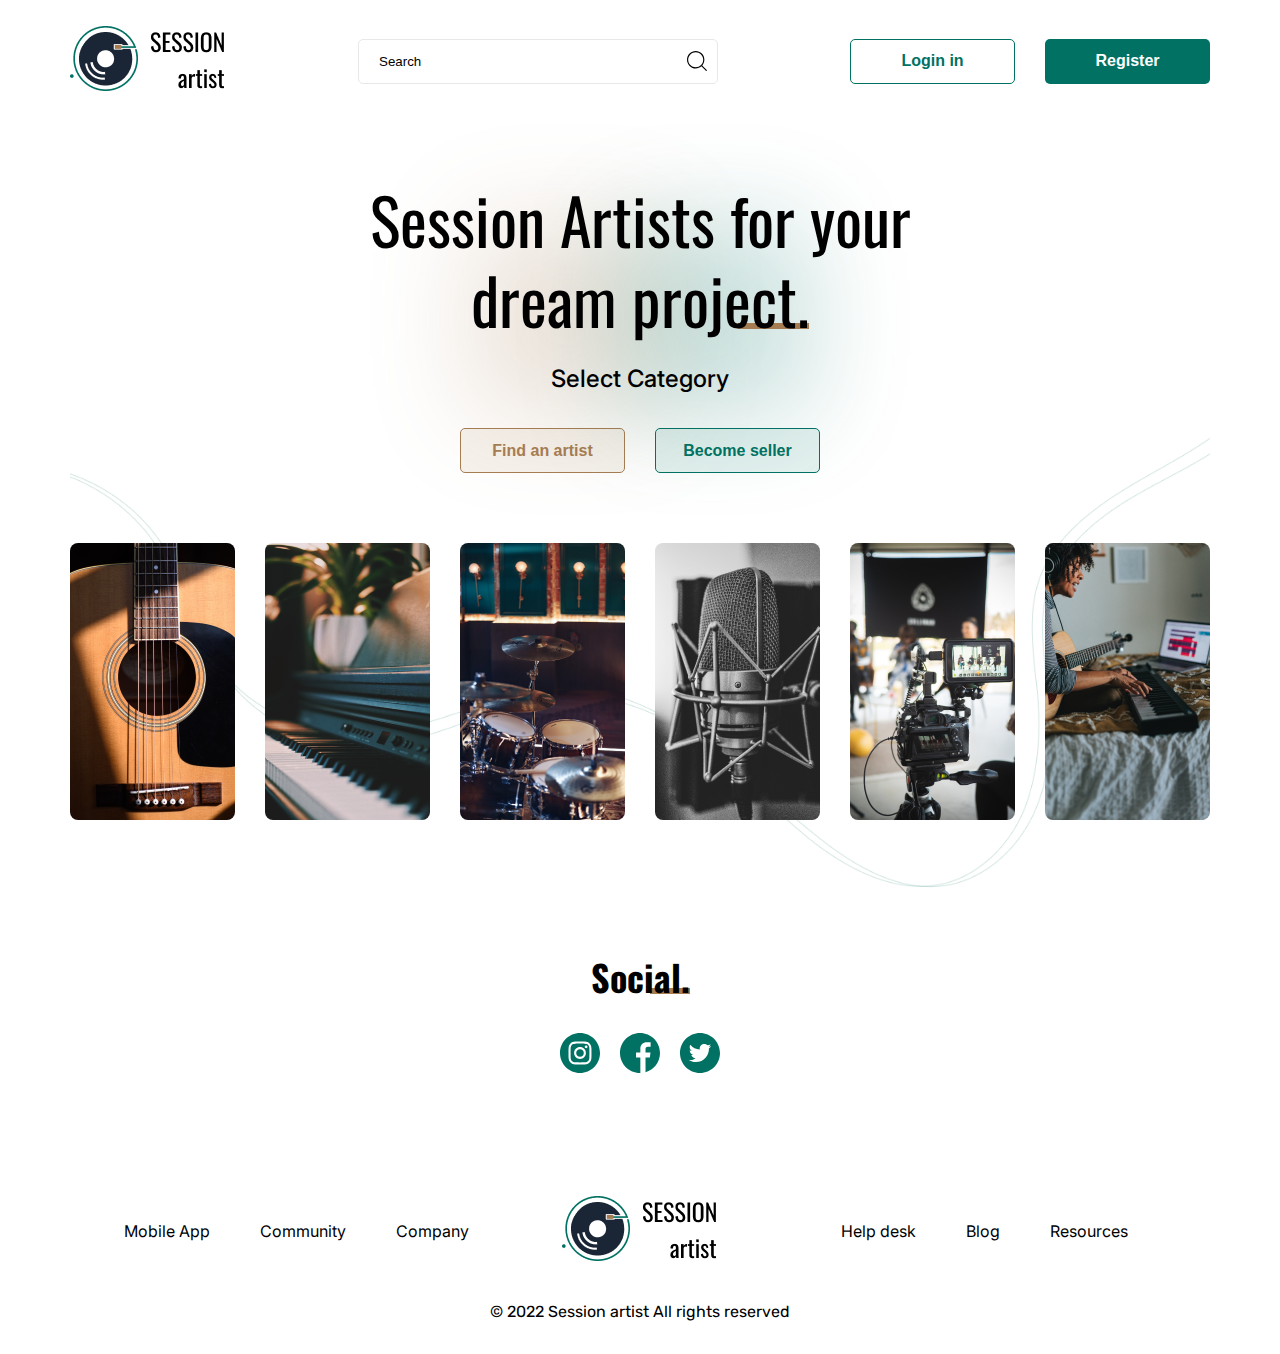
<file: index.html>
<!DOCTYPE html>
<html lang="ru">
  <head>
    <meta charset="utf-8" />
    <meta http-equiv="X-UA-Compatible" content="IE=edge" />
    <meta name="viewport" content="width=device-width, initial-scale=1.0" />
    <link href="./source/style.css" rel="stylesheet" />
    <title>Session Artist</title>
  </head>

  <body>
    <div class="container">
      <header>
        <div class="search-mobile">
          <svg width="20" height="20" viewBox="0 0 20 20" fill="none" xmlns="http://www.w3.org/2000/svg">
            <path
              d="M19.7256 18.9889L15.2097 14.4538C16.5957 12.8665 17.3604 10.8581 17.3604 8.72728C17.3604 6.40138 16.4584 4.21493 14.8209 2.57041C13.1834 0.925893 11.0062 0.0200195 8.69023 0.0200195C6.37422 0.0200195 4.19708 0.925893 2.55956 2.57041C0.922038 4.21493 0.0200195 6.40138 0.0200195 8.72728C0.0200195 11.0532 0.922038 13.2396 2.55956 14.8842C4.19708 16.5287 6.37422 17.4345 8.69023 17.4345C10.812 17.4345 12.8118 16.6665 14.3923 15.2746L18.9082 19.8098C19.0211 19.9231 19.169 19.9798 19.3169 19.9798C19.4648 19.9798 19.6127 19.9231 19.7256 19.8098C19.9513 19.583 19.9513 19.2157 19.7256 18.9889ZM3.3769 14.0633C1.95783 12.6379 1.17605 10.7428 1.17605 8.72728C1.17605 6.71175 1.95783 4.81667 3.3769 3.39125C4.79626 1.96612 6.68327 1.18099 8.69023 1.18099C10.6972 1.18099 12.5842 1.96612 14.0036 3.39125C15.4226 4.81667 16.2044 6.71175 16.2044 8.72728C16.2044 10.7428 15.4226 12.6379 14.0036 14.0633C12.5842 15.4885 10.6972 16.2736 8.69023 16.2736C6.68327 16.2736 4.79626 15.4885 3.3769 14.0633Z"
              fill="black"
            />
          </svg>
        </div>

        <a class="header-logo" href="/"><img src="./images/logo.png" alt="logo" /></a>

        <div class="search-block">
          <svg width="20" height="20" viewBox="0 0 20 20" fill="none" xmlns="http://www.w3.org/2000/svg">
            <path
              d="M19.7256 18.9889L15.2097 14.4538C16.5957 12.8665 17.3604 10.8581 17.3604 8.72728C17.3604 6.40138 16.4584 4.21493 14.8209 2.57041C13.1834 0.925893 11.0062 0.0200195 8.69023 0.0200195C6.37422 0.0200195 4.19708 0.925893 2.55956 2.57041C0.922038 4.21493 0.0200195 6.40138 0.0200195 8.72728C0.0200195 11.0532 0.922038 13.2396 2.55956 14.8842C4.19708 16.5287 6.37422 17.4345 8.69023 17.4345C10.812 17.4345 12.8118 16.6665 14.3923 15.2746L18.9082 19.8098C19.0211 19.9231 19.169 19.9798 19.3169 19.9798C19.4648 19.9798 19.6127 19.9231 19.7256 19.8098C19.9513 19.583 19.9513 19.2157 19.7256 18.9889ZM3.3769 14.0633C1.95783 12.6379 1.17605 10.7428 1.17605 8.72728C1.17605 6.71175 1.95783 4.81667 3.3769 3.39125C4.79626 1.96612 6.68327 1.18099 8.69023 1.18099C10.6972 1.18099 12.5842 1.96612 14.0036 3.39125C15.4226 4.81667 16.2044 6.71175 16.2044 8.72728C16.2044 10.7428 15.4226 12.6379 14.0036 14.0633C12.5842 15.4885 10.6972 16.2736 8.69023 16.2736C6.68327 16.2736 4.79626 15.4885 3.3769 14.0633Z"
              fill="black"
            />
          </svg>
          <input class="search-block__input" placeholder="Search" type="Search" id="site-search" name="q" />
        </div>

        <div class="burger">
          <svg width="20" height="20" viewBox="0 0 20 20" fill="none" xmlns="http://www.w3.org/2000/svg">
            <path d="M19.2188 9.21875H0.78125C0.349766 9.21875 0 9.56852 0 10C0 10.4315 0.349766 10.7812 0.78125 10.7812H19.2188C19.6502 10.7812 20 10.4315 20 10C20 9.56852 19.6502 9.21875 19.2188 9.21875Z" fill="black" />
            <path d="M19.2188 2.96875H0.78125C0.349766 2.96875 0 3.31852 0 3.75C0 4.18148 0.349766 4.53125 0.78125 4.53125H19.2188C19.6502 4.53125 20 4.18148 20 3.75C20 3.31852 19.6502 2.96875 19.2188 2.96875Z" fill="black" />
            <path d="M19.2188 15.4688H0.78125C0.349766 15.4688 0 15.8185 0 16.25C0 16.6815 0.349766 17.0312 0.78125 17.0312H19.2188C19.6502 17.0312 20 16.6815 20 16.25C20 15.8185 19.6502 15.4688 19.2188 15.4688Z" fill="black" />
          </svg>
        </div>

        <div class="actions">
          <button class="button-green-border">Login in</button>
          <button id="openModal" class="button">Register</button>
        </div>
      </header>

      <main class="offer">
        <div id="modal" class="modal">
          <div class="modal__content">
            <span class="modal__close">&times;</span>

            <h2 class="modal__title">Register</h2>

            <form>
              <div class="modal__inputs">
                <div class="modal__inputs-item"><input placeholder="Enter your email" /></div>
                <div class="modal__inputs-item"><input placeholder="Choose a Username" /></div>
                <div class="modal__inputs-item"><input placeholder="Choose a Password" /></div>
              </div>
            </form>

            <div class="modal__actions">
              <button class="button">Join</button>
            </div>
          </div>
        </div>

        <div class="offer__info">
          <h1 class="offer__title">
            Session Artists for your dream
            <div class="offer__title_wrap">project.</div>
          </h1>
          <span class="offer__description">Select Category</span>
        </div>

        <div class="actions">
          <button class="button-brown">Find an artist</button>
          <button class="button-green-border-light">Become seller</button>
        </div>

        <ul class="offer__list">
          <li class="offer__item">
            <img src="./images/categories/guitar.png" alt="guitar" />
            <a href="list.html" class="offer__item-popup">Guitar.</a>
          </li>
          <li class="offer__item">
            <img src="./images/categories/piano.png" alt="piano" />
            <div class="offer__item-popup">Piano.</div>
          </li>
          <li class="offer__item">
            <img src="./images/categories/drums.png" alt="drums" />
            <div class="offer__item-popup">Drums.</div>
          </li>
          <li class="offer__item">
            <img src="./images/categories/vocal.png" alt="vocal" />
            <div class="offer__item-popup">Vocal.</div>
          </li>
          <li class="offer__item">
            <img src="./images/categories/video.png" alt="video" />
            <div class="offer__item-popup">Video.</div>
          </li>
          <li class="offer__item">
            <img src="./images/categories/recorder.png" alt="recorder" />
            <div class="offer__item-popup">Recorder.</div>
          </li>
        </ul>

        <div class="social">
          <h2 class="social__title">
            <div class="social__title_wrap">Social.</div>
          </h2>
          <ul class="social__list">
            <li class="social__item">
              <a href="#">
                <svg width="40" height="40" viewBox="0 0 40 40" fill="none" xmlns="http://www.w3.org/2000/svg">
                  <g clip-path="url(#clip0_19_472)">
                    <path d="M23.8281 20C23.8281 22.1143 22.1143 23.8281 20 23.8281C17.8857 23.8281 16.1719 22.1143 16.1719 20C16.1719 17.8857 17.8857 16.1719 20 16.1719C22.1143 16.1719 23.8281 17.8857 23.8281 20Z" fill="#007163" />
                    <path
                      d="M28.9526 13.2269C28.7686 12.7282 28.475 12.2769 28.0936 11.9064C27.7231 11.5249 27.272 11.2313 26.7731 11.0473C26.3684 10.8901 25.7605 10.7031 24.6408 10.6521C23.4296 10.5969 23.0664 10.585 20 10.585C16.9333 10.585 16.5701 10.5966 15.3592 10.6518C14.2395 10.7031 13.6313 10.8901 13.2269 11.0473C12.728 11.2313 12.2766 11.5249 11.9064 11.9064C11.525 12.2769 11.2314 12.7279 11.0471 13.2269C10.8899 13.6315 10.7028 14.2397 10.6519 15.3594C10.5966 16.5704 10.5847 16.9335 10.5847 20.0002C10.5847 23.0667 10.5966 23.4298 10.6519 24.6411C10.7028 25.7607 10.8899 26.3687 11.0471 26.7733C11.2314 27.2723 11.5247 27.7233 11.9061 28.0938C12.2766 28.4753 12.7277 28.7689 13.2266 28.9529C13.6313 29.1104 14.2395 29.2974 15.3592 29.3484C16.5701 29.4036 16.933 29.4152 19.9997 29.4152C23.0667 29.4152 23.4299 29.4036 24.6405 29.3484C25.7602 29.2974 26.3684 29.1104 26.7731 28.9529C27.7747 28.5665 28.5663 27.7749 28.9526 26.7733C29.1098 26.3687 29.2969 25.7607 29.3481 24.6411C29.4034 23.4298 29.415 23.0667 29.415 20.0002C29.415 16.9335 29.4034 16.5704 29.3481 15.3594C29.2972 14.2397 29.1101 13.6315 28.9526 13.2269ZM20 25.8972C16.7429 25.8972 14.1025 23.2571 14.1025 19.9999C14.1025 16.7428 16.7429 14.1027 20 14.1027C23.2568 14.1027 25.8972 16.7428 25.8972 19.9999C25.8972 23.2571 23.2568 25.8972 20 25.8972ZM26.1304 15.2477C25.3693 15.2477 24.7522 14.6307 24.7522 13.8696C24.7522 13.1085 25.3693 12.4914 26.1304 12.4914C26.8915 12.4914 27.5085 13.1085 27.5085 13.8696C27.5082 14.6307 26.8915 15.2477 26.1304 15.2477Z"
                      fill="#007163"
                    />
                    <path
                      d="M20 0C8.95599 0 0 8.95599 0 20C0 31.044 8.95599 40 20 40C31.044 40 40 31.044 40 20C40 8.95599 31.044 0 20 0ZM31.4151 24.7348C31.3596 25.9573 31.1652 26.792 30.8813 27.5226C30.2847 29.0652 29.0652 30.2847 27.5226 30.8813C26.7923 31.1652 25.9573 31.3593 24.7351 31.4151C23.5104 31.4709 23.1192 31.4844 20.0003 31.4844C16.8811 31.4844 16.4902 31.4709 15.2652 31.4151C14.043 31.3593 13.208 31.1652 12.4777 30.8813C11.7111 30.593 11.0172 30.141 10.4434 29.5566C9.85931 28.9832 9.40735 28.2889 9.11896 27.5226C8.83514 26.7923 8.64075 25.9573 8.58521 24.7351C8.52875 23.5101 8.51562 23.1189 8.51562 20C8.51562 16.8811 8.52875 16.4899 8.5849 15.2652C8.64044 14.0427 8.83453 13.208 9.11835 12.4774C9.40674 11.7111 9.85901 11.0168 10.4434 10.4434C11.0168 9.85901 11.7111 9.40704 12.4774 9.11865C13.208 8.83484 14.0427 8.64075 15.2652 8.5849C16.4899 8.52905 16.8811 8.51562 20 8.51562C23.1189 8.51562 23.5101 8.52905 24.7348 8.58521C25.9573 8.64075 26.792 8.83484 27.5226 9.11835C28.2889 9.40674 28.9832 9.85901 29.5569 10.4434C30.141 11.0172 30.5933 11.7111 30.8813 12.4774C31.1655 13.208 31.3596 14.0427 31.4154 15.2652C31.4713 16.4899 31.4844 16.8811 31.4844 20C31.4844 23.1189 31.4713 23.5101 31.4151 24.7348Z"
                      fill="#007163"
                    />
                  </g>
                  <defs>
                    <clipPath id="clip0_19_472">
                      <rect width="40" height="40" fill="white" />
                    </clipPath>
                  </defs>
                </svg>
              </a>
            </li>
            <li class="social__item">
              <a href="#">
                <svg width="40" height="40" viewBox="0 0 40 40" fill="none" xmlns="http://www.w3.org/2000/svg">
                  <g clip-path="url(#clip0_21_476)">
                    <path
                      d="M40 20C40 8.95312 31.0469 0 20 0C8.95312 0 0 8.95312 0 20C0 31.0469 8.95312 40 20 40C20.1172 40 20.2344 40 20.3516 39.9922V24.4297H16.0547V19.4219H20.3516V15.7344C20.3516 11.4609 22.9609 9.13281 26.7734 9.13281C28.6016 9.13281 30.1719 9.26562 30.625 9.32812V13.7969H28C25.9297 13.7969 25.5234 14.7812 25.5234 16.2266V19.4141H30.4844L29.8359 24.4219H25.5234V39.2266C33.8828 36.8281 40 29.1328 40 20Z"
                      fill="#007163"
                    />
                  </g>
                  <defs>
                    <clipPath id="clip0_21_476">
                      <rect width="40" height="40" fill="white" />
                    </clipPath>
                  </defs>
                </svg>
              </a>
            </li>
            <li class="social__item">
              <a href="#">
                <svg width="40" height="40" viewBox="0 0 40 40" fill="none" xmlns="http://www.w3.org/2000/svg">
                  <path
                    d="M20 0C8.97204 0 0 8.97204 0 20C0 31.0271 8.97204 40 20 40C31.0271 40 40 31.0271 40 20C40 8.97204 31.0288 0 20 0ZM28.9221 15.4225C28.931 15.6207 28.9358 15.8205 28.9358 16.0203C28.9358 22.1034 24.3068 29.1154 15.8374 29.1154C13.2377 29.1154 10.8177 28.3558 8.78112 27.0491C9.14122 27.0918 9.50777 27.1135 9.87916 27.1135C12.0366 27.1135 14.0208 26.3772 15.5966 25.143C13.5825 25.1059 11.8819 23.7751 11.2962 21.9455C11.5766 21.9987 11.8658 22.0285 12.1614 22.0285C12.5812 22.0285 12.9888 21.9737 13.3747 21.8682C11.2688 21.4461 9.68259 19.5859 9.68259 17.3544C9.68259 17.3351 9.68259 17.3149 9.6834 17.2964C10.3037 17.6404 11.0135 17.8482 11.7675 17.8716C10.5333 17.0474 9.72045 15.6376 9.72045 14.0409C9.72045 13.1966 9.94683 12.4055 10.3432 11.7256C12.6126 14.5114 16.0058 16.3433 19.8308 16.5367C19.7519 16.1991 19.7124 15.8487 19.7124 15.487C19.7124 12.9453 21.7731 10.8837 24.3148 10.8837C25.6392 10.8837 26.834 11.4428 27.675 12.3371C28.7247 12.1308 29.7076 11.749 30.5994 11.2197C30.253 12.2952 29.5255 13.1966 28.5725 13.767C29.5045 13.6558 30.3939 13.4093 31.2165 13.0428C30.6026 13.9644 29.822 14.7756 28.9221 15.4225Z"
                    fill="#007163"
                  />
                </svg>
              </a>
            </li>
          </ul>
        </div>
      </main>

      <footer>
        <div class="footer">
          <ul>
            <li class="footer__nav-item"><a href="#">Mobile App</a></li>
            <li class="footer__nav-item"><a href="#">Community</a></li>
            <li class="footer__nav-item"><a href="#">Company</a></li>
          </ul>

          <div class="footer__logo">
            <a href="/"><img src="./images/logo.png" alt="logo" /></a>
          </div>

          <ul>
            <li class="footer__nav-item"><a href="#">Help desk</a></li>
            <li class="footer__nav-item"><a href="#">Blog</a></li>
            <li class="footer__nav-item"><a href="#">Resources</a></li>
          </ul>
        </div>

        <div class="copy">© 2022 Session artist All rights reserved</div>
      </footer>
    </div>

    <script src="./js/script.js"></script>
  </body>
</html>
</file>
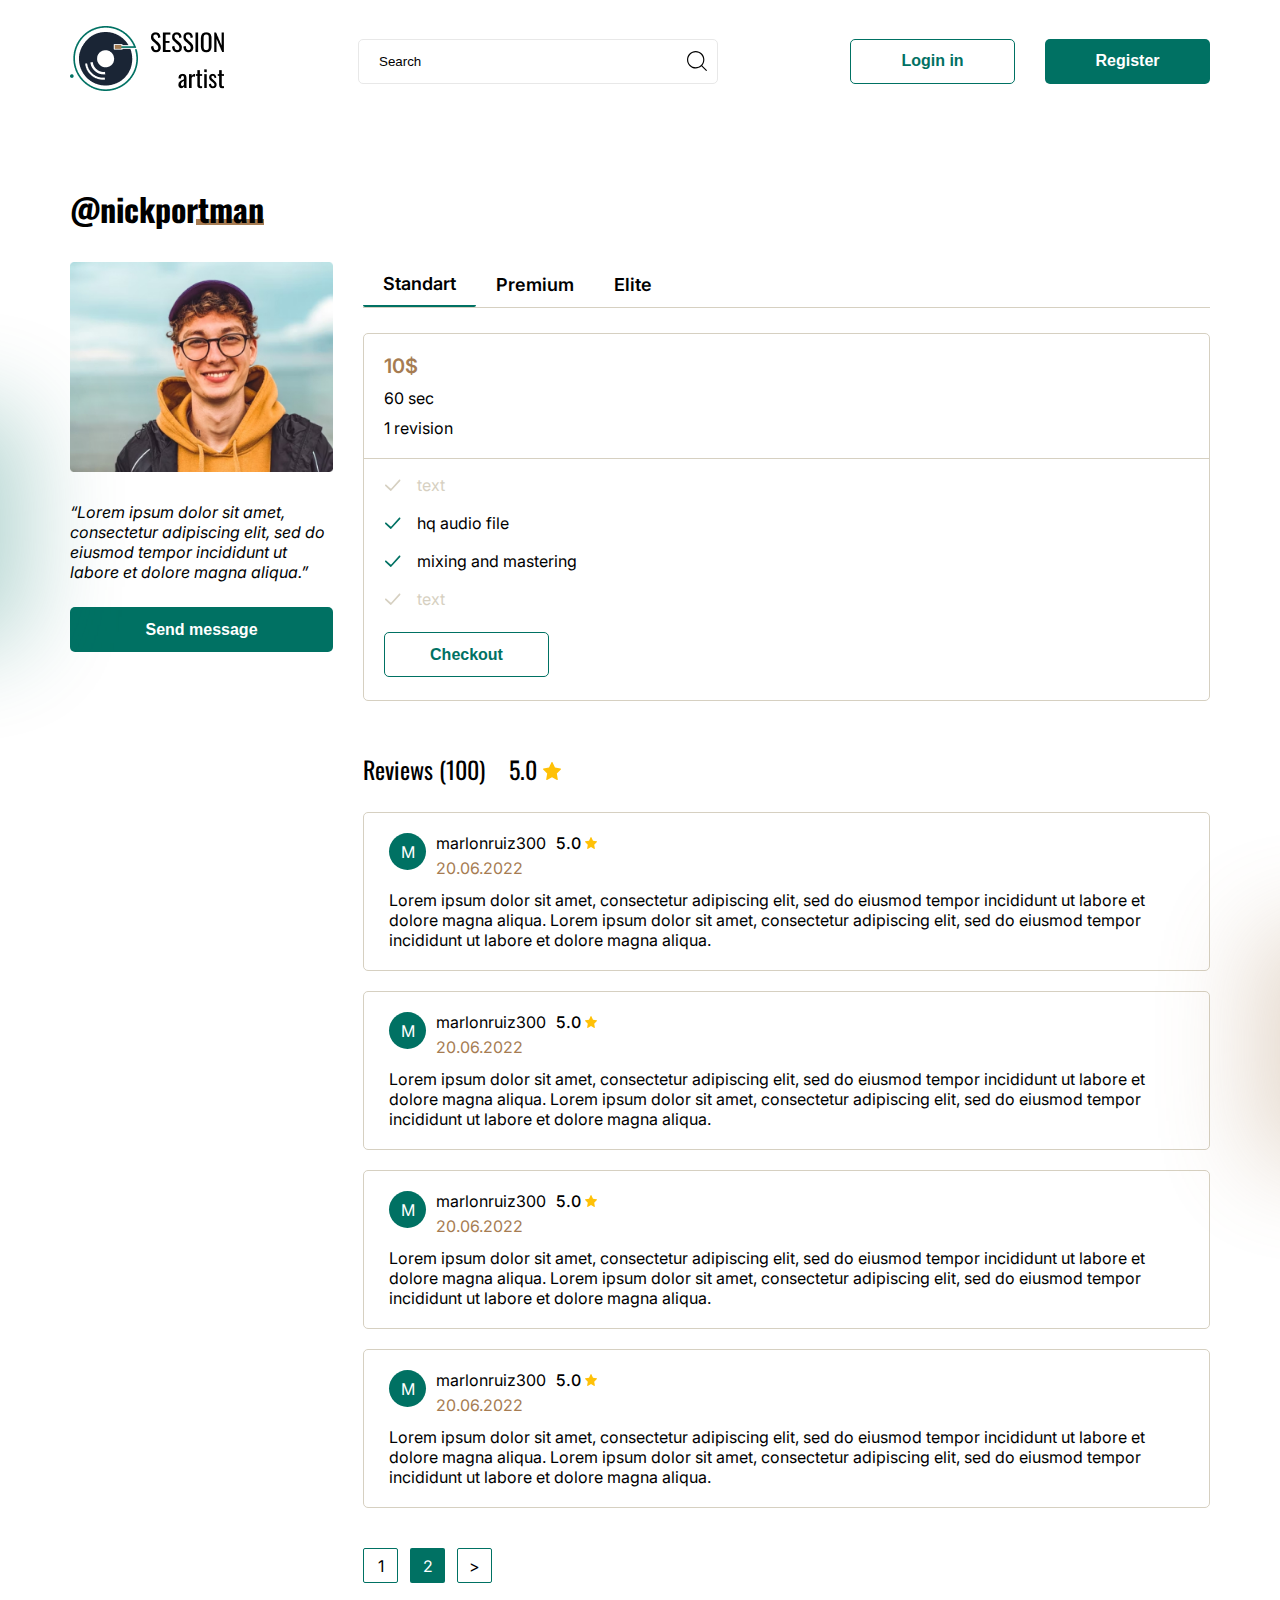
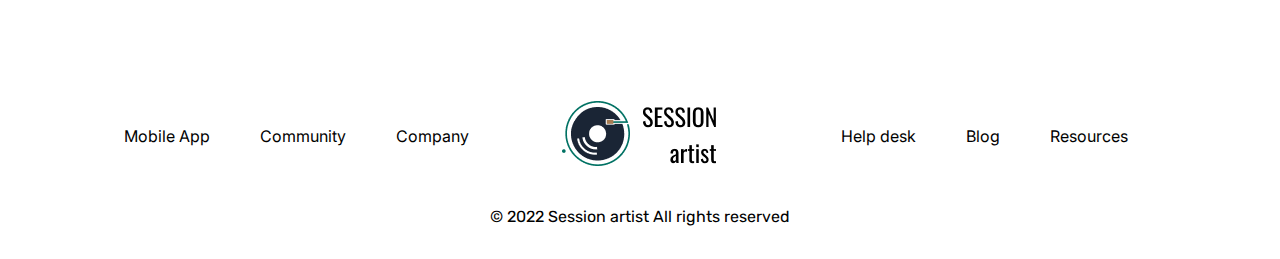
<file: detail.html>
<!DOCTYPE html>
<html lang="ru">
  <head>
    <meta charset="utf-8" />
    <meta http-equiv="X-UA-Compatible" content="IE=edge" />
    <meta name="viewport" content="width=device-width, initial-scale=1.0" />
    <link href="./source/style.css" rel="stylesheet" />
    <title>Session Artist</title>
  </head>

  <body>
    <div class="blur">
      <div class="container">
        <header>
          <div class="search-mobile">
            <svg
              width="20"
              height="20"
              viewBox="0 0 20 20"
              fill="none"
              xmlns="http://www.w3.org/2000/svg"
            >
              <path
                d="M19.7256 18.9889L15.2097 14.4538C16.5957 12.8665 17.3604 10.8581 17.3604 8.72728C17.3604 6.40138 16.4584 4.21493 14.8209 2.57041C13.1834 0.925893 11.0062 0.0200195 8.69023 0.0200195C6.37422 0.0200195 4.19708 0.925893 2.55956 2.57041C0.922038 4.21493 0.0200195 6.40138 0.0200195 8.72728C0.0200195 11.0532 0.922038 13.2396 2.55956 14.8842C4.19708 16.5287 6.37422 17.4345 8.69023 17.4345C10.812 17.4345 12.8118 16.6665 14.3923 15.2746L18.9082 19.8098C19.0211 19.9231 19.169 19.9798 19.3169 19.9798C19.4648 19.9798 19.6127 19.9231 19.7256 19.8098C19.9513 19.583 19.9513 19.2157 19.7256 18.9889ZM3.3769 14.0633C1.95783 12.6379 1.17605 10.7428 1.17605 8.72728C1.17605 6.71175 1.95783 4.81667 3.3769 3.39125C4.79626 1.96612 6.68327 1.18099 8.69023 1.18099C10.6972 1.18099 12.5842 1.96612 14.0036 3.39125C15.4226 4.81667 16.2044 6.71175 16.2044 8.72728C16.2044 10.7428 15.4226 12.6379 14.0036 14.0633C12.5842 15.4885 10.6972 16.2736 8.69023 16.2736C6.68327 16.2736 4.79626 15.4885 3.3769 14.0633Z"
                fill="black"
              />
            </svg>
          </div>

          <a class="header-logo" href="/"
            ><img src="./images/logo.png" alt="logo"
          /></a>

          <div class="search-block">
            <svg
              width="20"
              height="20"
              viewBox="0 0 20 20"
              fill="none"
              xmlns="http://www.w3.org/2000/svg"
            >
              <path
                d="M19.7256 18.9889L15.2097 14.4538C16.5957 12.8665 17.3604 10.8581 17.3604 8.72728C17.3604 6.40138 16.4584 4.21493 14.8209 2.57041C13.1834 0.925893 11.0062 0.0200195 8.69023 0.0200195C6.37422 0.0200195 4.19708 0.925893 2.55956 2.57041C0.922038 4.21493 0.0200195 6.40138 0.0200195 8.72728C0.0200195 11.0532 0.922038 13.2396 2.55956 14.8842C4.19708 16.5287 6.37422 17.4345 8.69023 17.4345C10.812 17.4345 12.8118 16.6665 14.3923 15.2746L18.9082 19.8098C19.0211 19.9231 19.169 19.9798 19.3169 19.9798C19.4648 19.9798 19.6127 19.9231 19.7256 19.8098C19.9513 19.583 19.9513 19.2157 19.7256 18.9889ZM3.3769 14.0633C1.95783 12.6379 1.17605 10.7428 1.17605 8.72728C1.17605 6.71175 1.95783 4.81667 3.3769 3.39125C4.79626 1.96612 6.68327 1.18099 8.69023 1.18099C10.6972 1.18099 12.5842 1.96612 14.0036 3.39125C15.4226 4.81667 16.2044 6.71175 16.2044 8.72728C16.2044 10.7428 15.4226 12.6379 14.0036 14.0633C12.5842 15.4885 10.6972 16.2736 8.69023 16.2736C6.68327 16.2736 4.79626 15.4885 3.3769 14.0633Z"
                fill="black"
              />
            </svg>
            <input
              class="search-block__input"
              placeholder="Search"
              type="Search"
              id="site-search"
              name="q"
            />
          </div>

          <div class="burger">
            <svg
              width="20"
              height="20"
              viewBox="0 0 20 20"
              fill="none"
              xmlns="http://www.w3.org/2000/svg"
            >
              <path
                d="M19.2188 9.21875H0.78125C0.349766 9.21875 0 9.56852 0 10C0 10.4315 0.349766 10.7812 0.78125 10.7812H19.2188C19.6502 10.7812 20 10.4315 20 10C20 9.56852 19.6502 9.21875 19.2188 9.21875Z"
                fill="black"
              />
              <path
                d="M19.2188 2.96875H0.78125C0.349766 2.96875 0 3.31852 0 3.75C0 4.18148 0.349766 4.53125 0.78125 4.53125H19.2188C19.6502 4.53125 20 4.18148 20 3.75C20 3.31852 19.6502 2.96875 19.2188 2.96875Z"
                fill="black"
              />
              <path
                d="M19.2188 15.4688H0.78125C0.349766 15.4688 0 15.8185 0 16.25C0 16.6815 0.349766 17.0312 0.78125 17.0312H19.2188C19.6502 17.0312 20 16.6815 20 16.25C20 15.8185 19.6502 15.4688 19.2188 15.4688Z"
                fill="black"
              />
            </svg>
          </div>

          <div class="actions">
            <button class="button-green-border">Login in</button>
            <button class="button">Register</button>
          </div>
        </header>

        <main class="detail">
          <h1 class="detail__title">
            <div class="detail__title_wrap">@nickportman</div>
          </h1>

          <div class="detail__block">
            <div class="detail__user">
              <div class="detail__user_img">
                <img src="./images/people/OnePeople.jpg" atl="people" />
              </div>

              <p class="detail__description">
                “Lorem ipsum dolor sit amet, consectetur adipiscing elit, sed do
                eiusmod tempor incididunt ut labore et dolore magna aliqua.”
              </p>

              <button class="button">Send message</button>
            </div>

            <div class="detail__info-block">
              <ul class="detail__tabs">
                <li class="detail__tabs__item_green">Standart</li>
                <li class="detail__tabs__item">Premium</li>
                <li class="detail__tabs__item">Elite</li>
              </ul>

              <div class="detail__price-block">
                <ul class="detail__price-block__top">
                  <li class="brown-text">10$</li>
                  <li>60 sec</li>
                  <li>1 revision</li>
                </ul>

                <ul class="detail__price-block__bottom">
                  <li class="detail__price-block__bottom-item gray-text">
                    <svg
                      width="17"
                      height="12"
                      viewBox="0 0 17 12"
                      fill="none"
                      xmlns="http://www.w3.org/2000/svg"
                    >
                      <path
                        fill-rule="evenodd"
                        clip-rule="evenodd"
                        d="M16.178 0.707331C16.5279 1.01351 16.5597 1.54692 16.2484 1.89236L7.48684 11.6172C7.17397 11.9644 6.63679 11.9865 6.29648 11.6662L1.22645 6.89319C0.910271 6.59552 0.880004 6.09952 1.15128 5.76044C1.45061 5.38627 2.00804 5.33477 2.36428 5.65519L6.29794 9.19344C6.63979 9.50094 7.1661 9.47344 7.47409 9.13202L15.0103 0.776265C15.3153 0.438132 15.8353 0.407481 16.178 0.707331Z"
                        fill="#D6D0C1"
                      />
                    </svg>
                    text
                  </li>
                  <li class="detail__price-block__bottom-item">
                    <svg
                      width="17"
                      height="12"
                      viewBox="0 0 17 12"
                      fill="none"
                      xmlns="http://www.w3.org/2000/svg"
                    >
                      <path
                        fill-rule="evenodd"
                        clip-rule="evenodd"
                        d="M16.178 0.707331C16.5279 1.01351 16.5597 1.54692 16.2484 1.89236L7.48684 11.6172C7.17397 11.9644 6.63679 11.9865 6.29648 11.6662L1.22645 6.89319C0.910271 6.59552 0.880004 6.09952 1.15128 5.76044C1.45061 5.38627 2.00804 5.33477 2.36428 5.65519L6.29794 9.19344C6.63979 9.50094 7.1661 9.47344 7.47409 9.13202L15.0103 0.776265C15.3153 0.438132 15.8353 0.407481 16.178 0.707331Z"
                        fill="#007163"
                      />
                    </svg>
                    hq audio file
                  </li>
                  <li class="detail__price-block__bottom-item">
                    <svg
                      width="17"
                      height="12"
                      viewBox="0 0 17 12"
                      fill="none"
                      xmlns="http://www.w3.org/2000/svg"
                    >
                      <path
                        fill-rule="evenodd"
                        clip-rule="evenodd"
                        d="M16.178 0.707331C16.5279 1.01351 16.5597 1.54692 16.2484 1.89236L7.48684 11.6172C7.17397 11.9644 6.63679 11.9865 6.29648 11.6662L1.22645 6.89319C0.910271 6.59552 0.880004 6.09952 1.15128 5.76044C1.45061 5.38627 2.00804 5.33477 2.36428 5.65519L6.29794 9.19344C6.63979 9.50094 7.1661 9.47344 7.47409 9.13202L15.0103 0.776265C15.3153 0.438132 15.8353 0.407481 16.178 0.707331Z"
                        fill="#007163"
                      />
                    </svg>
                    mixing and mastering
                  </li>
                  <li class="detail__price-block__bottom-item gray-text">
                    <svg
                      width="17"
                      height="12"
                      viewBox="0 0 17 12"
                      fill="none"
                      xmlns="http://www.w3.org/2000/svg"
                    >
                      <path
                        fill-rule="evenodd"
                        clip-rule="evenodd"
                        d="M16.178 0.707331C16.5279 1.01351 16.5597 1.54692 16.2484 1.89236L7.48684 11.6172C7.17397 11.9644 6.63679 11.9865 6.29648 11.6662L1.22645 6.89319C0.910271 6.59552 0.880004 6.09952 1.15128 5.76044C1.45061 5.38627 2.00804 5.33477 2.36428 5.65519L6.29794 9.19344C6.63979 9.50094 7.1661 9.47344 7.47409 9.13202L15.0103 0.776265C15.3153 0.438132 15.8353 0.407481 16.178 0.707331Z"
                        fill="#D6D0C1"
                      />
                    </svg>
                    text
                  </li>
                </ul>

                <div class="detail__actions">
                  <button class="button-green-border">Checkout</button>
                </div>
              </div>

              <div class="reviews">
                <h2 class="reviews__title">
                  Reviews (100)
                  <span> 5.0 <img src="./images/Star.svg" /></span>
                </h2>

                <ul class="reviews__list">
                  <li class="reviews__list-item">
                    <div class="reviews__wrap">
                      <div class="reviews__image">М</div>

                      <div>
                        <span class="reviews__name">marlonruiz300</span>

                        <div class="reviews__date">20.06.2022</div>
                      </div>

                      <div class="reviews__rating">
                        5.0 <img src="./images/Star.svg" />
                      </div>
                    </div>
                    <p class="reviews__description">
                      Lorem ipsum dolor sit amet, consectetur adipiscing elit,
                      sed do eiusmod tempor incididunt ut labore et dolore magna
                      aliqua. Lorem ipsum dolor sit amet, consectetur adipiscing
                      elit, sed do eiusmod tempor incididunt ut labore et dolore
                      magna aliqua.
                    </p>
                  </li>

                  <li class="reviews__list-item">
                    <div class="reviews__wrap">
                      <div class="reviews__image">М</div>

                      <div>
                        <span class="reviews__name">marlonruiz300</span>

                        <div class="reviews__date">20.06.2022</div>
                      </div>

                      <div class="reviews__rating">
                        5.0 <img src="./images/Star.svg" />
                      </div>
                    </div>
                    <p class="reviews__description">
                      Lorem ipsum dolor sit amet, consectetur adipiscing elit,
                      sed do eiusmod tempor incididunt ut labore et dolore magna
                      aliqua. Lorem ipsum dolor sit amet, consectetur adipiscing
                      elit, sed do eiusmod tempor incididunt ut labore et dolore
                      magna aliqua.
                    </p>
                  </li>

                  <li class="reviews__list-item">
                    <div class="reviews__wrap">
                      <div class="reviews__image">М</div>

                      <div>
                        <span class="reviews__name">marlonruiz300</span>

                        <div class="reviews__date">20.06.2022</div>
                      </div>

                      <div class="reviews__rating">
                        5.0 <img src="./images/Star.svg" />
                      </div>
                    </div>
                    <p class="reviews__description">
                      Lorem ipsum dolor sit amet, consectetur adipiscing elit,
                      sed do eiusmod tempor incididunt ut labore et dolore magna
                      aliqua. Lorem ipsum dolor sit amet, consectetur adipiscing
                      elit, sed do eiusmod tempor incididunt ut labore et dolore
                      magna aliqua.
                    </p>
                  </li>

                  <li class="reviews__list-item">
                    <div class="reviews__wrap">
                      <div class="reviews__image">М</div>

                      <div>
                        <span class="reviews__name">marlonruiz300</span>

                        <div class="reviews__date">20.06.2022</div>
                      </div>

                      <div class="reviews__rating">
                        5.0 <img src="./images/Star.svg" />
                      </div>
                    </div>
                    <p class="reviews__description">
                      Lorem ipsum dolor sit amet, consectetur adipiscing elit,
                      sed do eiusmod tempor incididunt ut labore et dolore magna
                      aliqua. Lorem ipsum dolor sit amet, consectetur adipiscing
                      elit, sed do eiusmod tempor incididunt ut labore et dolore
                      magna aliqua.
                    </p>
                  </li>
                </ul>
              </div>

              <div class="pagination">
                <div class="pagination__item">1</div>
                <div class="pagination__item_green">2</div>
                <div class="pagination__item">></div>
              </div>
            </div>
          </div>
        </main>

        <footer>
          <div class="footer">
            <ul>
              <li class="footer__nav-item"><a href="#">Mobile App</a></li>
              <li class="footer__nav-item"><a href="#">Community</a></li>
              <li class="footer__nav-item"><a href="#">Company</a></li>
            </ul>

            <div class="footer__logo">
              <a href="/"><img src="./images/logo.png" alt="logo" /></a>
            </div>

            <ul>
              <li class="footer__nav-item"><a href="#">Help desk</a></li>
              <li class="footer__nav-item"><a href="#">Blog</a></li>
              <li class="footer__nav-item"><a href="#">Resources</a></li>
            </ul>
          </div>

          <div class="copy">© 2022 Session artist All rights reserved</div>
        </footer>
      </div>
    </div>

    <script src="./js/fetch.js"></script>
  </body>
</html>
</file>
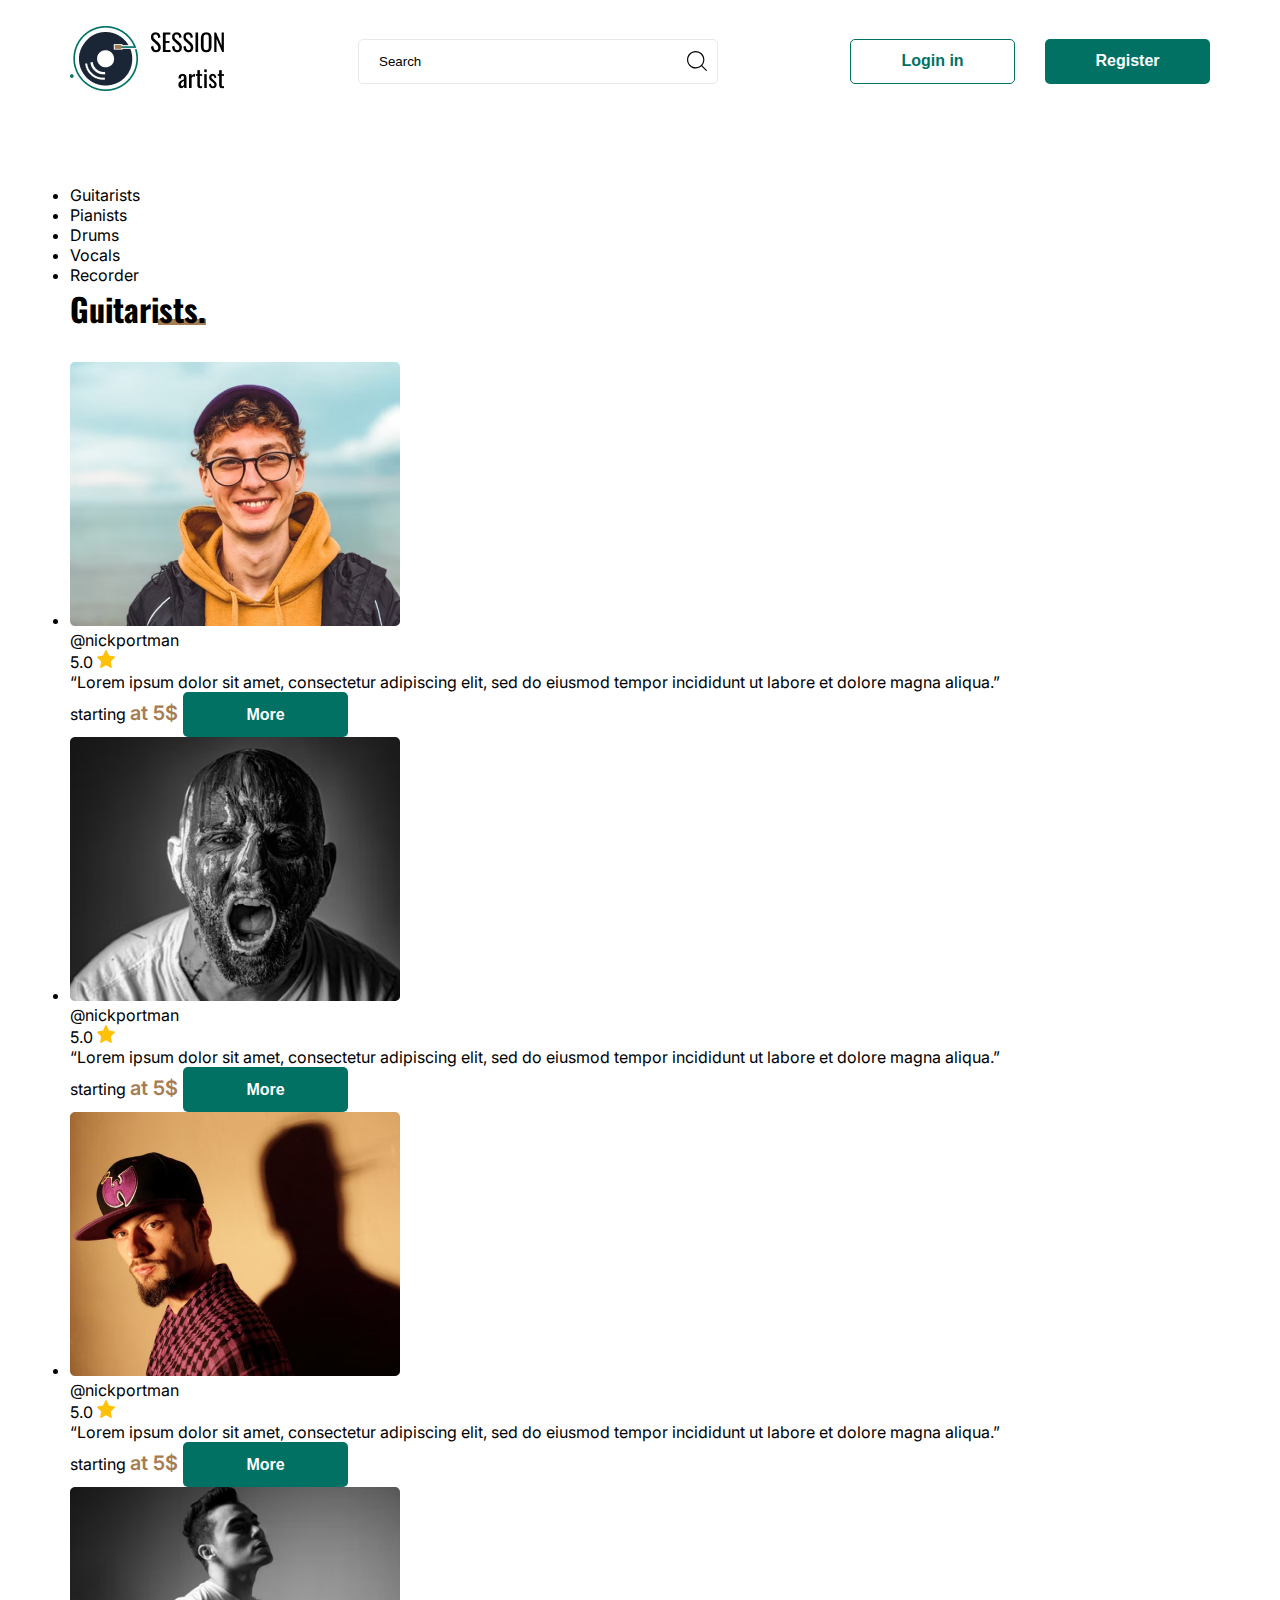
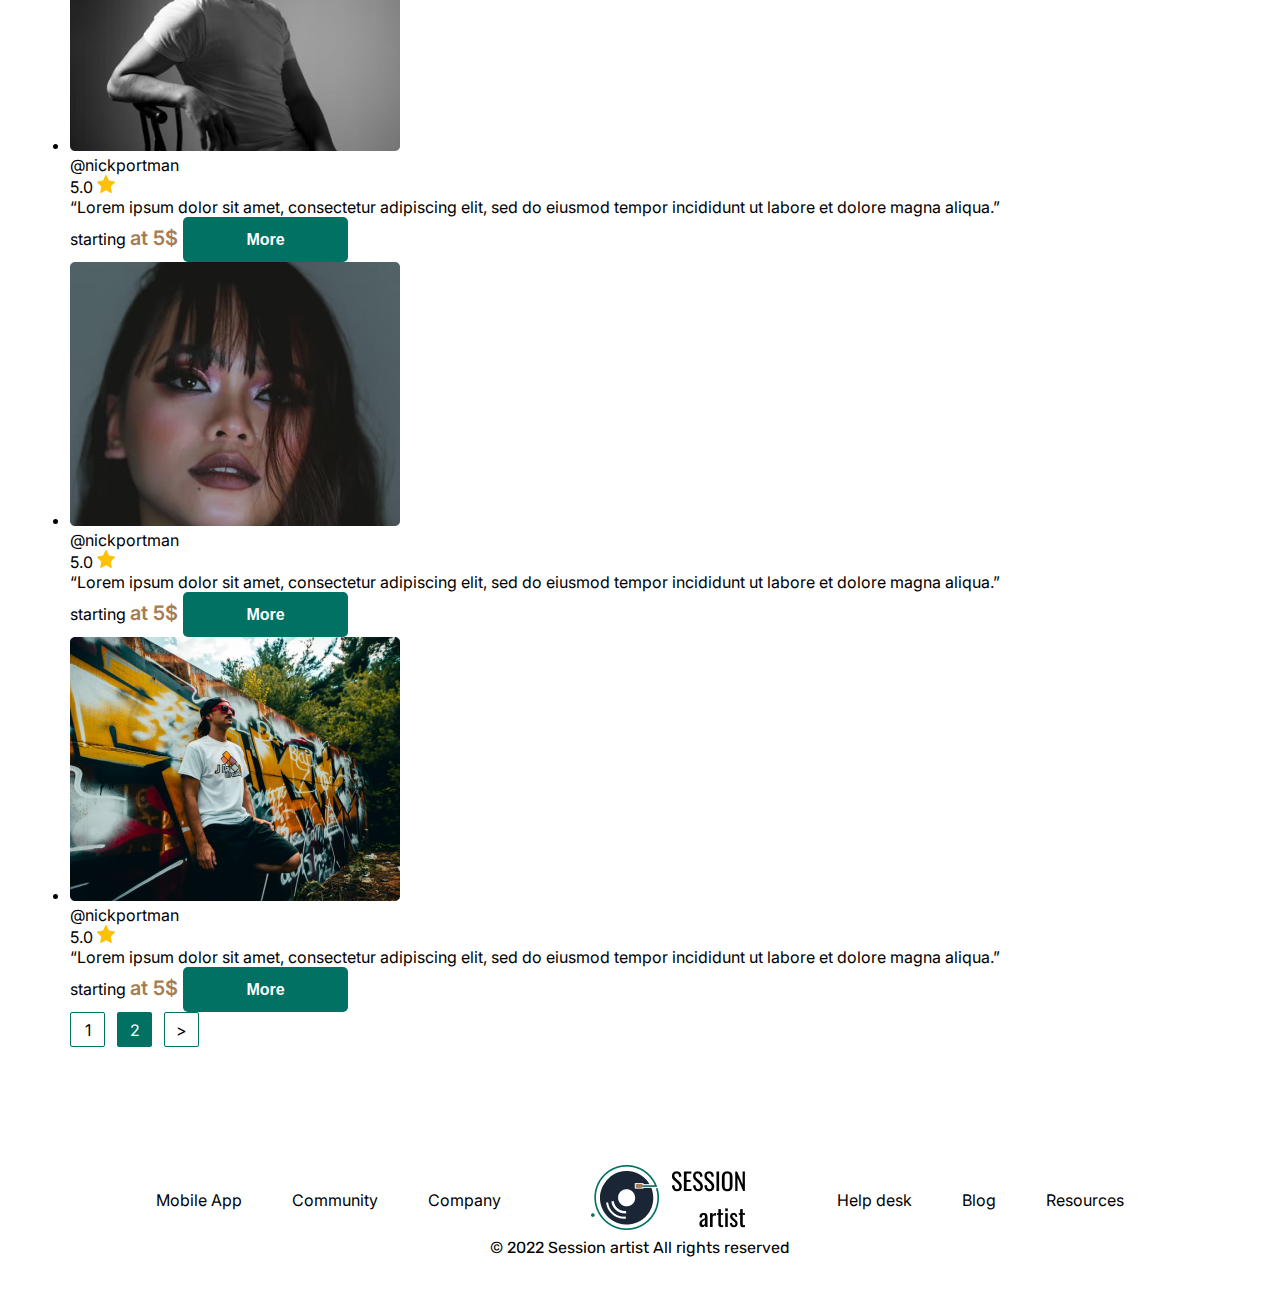
<file: guitarists.html>
<!DOCTYPE html>
<html lang="ru">
  <head>
    <meta charset="utf-8" />
    <meta http-equiv="X-UA-Compatible" content="IE=edge" />
    <meta name="viewport" content="width=device-width, initial-scale=1.0" />
    <link href="./css/style.css" rel="stylesheet" />
    <link href="./css/detail.css" rel="stylesheet" />
    <title>Session Artist</title>
  </head>

  <body>
    <div class="container">
      <header>
        <a href="/"><img src="./images/logo.png" alt="logo" /></a>

        <div class="search-block">
          <svg
            width="20"
            height="20"
            viewBox="0 0 20 20"
            fill="none"
            xmlns="http://www.w3.org/2000/svg"
          >
            <path
              d="M19.7256 18.9889L15.2097 14.4538C16.5957 12.8665 17.3604 10.8581 17.3604 8.72728C17.3604 6.40138 16.4584 4.21493 14.8209 2.57041C13.1834 0.925893 11.0062 0.0200195 8.69023 0.0200195C6.37422 0.0200195 4.19708 0.925893 2.55956 2.57041C0.922038 4.21493 0.0200195 6.40138 0.0200195 8.72728C0.0200195 11.0532 0.922038 13.2396 2.55956 14.8842C4.19708 16.5287 6.37422 17.4345 8.69023 17.4345C10.812 17.4345 12.8118 16.6665 14.3923 15.2746L18.9082 19.8098C19.0211 19.9231 19.169 19.9798 19.3169 19.9798C19.4648 19.9798 19.6127 19.9231 19.7256 19.8098C19.9513 19.583 19.9513 19.2157 19.7256 18.9889ZM3.3769 14.0633C1.95783 12.6379 1.17605 10.7428 1.17605 8.72728C1.17605 6.71175 1.95783 4.81667 3.3769 3.39125C4.79626 1.96612 6.68327 1.18099 8.69023 1.18099C10.6972 1.18099 12.5842 1.96612 14.0036 3.39125C15.4226 4.81667 16.2044 6.71175 16.2044 8.72728C16.2044 10.7428 15.4226 12.6379 14.0036 14.0633C12.5842 15.4885 10.6972 16.2736 8.69023 16.2736C6.68327 16.2736 4.79626 15.4885 3.3769 14.0633Z"
              fill="black"
            />
          </svg>
          <input
            class="search-block__input"
            placeholder="Search"
            type="Search"
            id="site-search"
            name="q"
          />
        </div>

        <div class="actions">
          <button class="button-green-border">Login in</button>
          <button class="button">Register</button>
        </div>
      </header>

      <main class="detail">
        <ul class="tabs">
          <li class="tabs__item green-border">Guitarists</li>
          <li class="tabs__item">Pianists</li>
          <li class="tabs__item">Drums</li>
          <li class="tabs__item">Vocals</li>
          <li class="tabs__item">Recorder</li>
        </ul>

        <h1 class="detail__title">
          <div class="detail__title_wrap">Guitarists.</div>
        </h1>

        <ul class="people-list">
          <li class="people-list__item">
            <img
              class="people-list__image"
              src="./images/people/OnePeople.jpg"
              atl="people"
            />

            <div class="people-list__wrap">
              <span class="people-list__name">@nickportman</span>
              <div>5.0 <img src="./images/Star.svg" /></div>
            </div>

            <p class="people-list__text">
              “Lorem ipsum dolor sit amet, consectetur adipiscing elit, sed do
              eiusmod tempor incididunt ut labore et dolore magna aliqua.”
            </p>
            <div class="people-list__actions">
              <span class="people-list__price"
                >starting <span class="brown-text"> at 5$ </span></span
              >
              <button class="button">More</button>
            </div>
          </li>

          <li class="people-list__item">
            <img
              class="people-list__image"
              src="./images/people/TwoPeople.jpg"
              atl="people"
            />

            <div class="people-list__wrap">
              <span class="people-list__name">@nickportman</span>
              <div>5.0 <img src="./images/Star.svg" /></div>
            </div>

            <p class="people-list__text">
              “Lorem ipsum dolor sit amet, consectetur adipiscing elit, sed do
              eiusmod tempor incididunt ut labore et dolore magna aliqua.”
            </p>
            <div class="people-list__actions">
              <span class="people-list__price"
                >starting <span class="brown-text"> at 5$ </span></span
              >
              <button class="button">More</button>
            </div>
          </li>

          <li class="people-list__item">
            <img
              class="people-list__image"
              src="./images/people/ThreePeople.jpg"
              atl="people"
            />

            <div class="people-list__wrap">
              <span class="people-list__name">@nickportman</span>
              <div>5.0 <img src="./images/Star.svg" /></div>
            </div>

            <p class="people-list__text">
              “Lorem ipsum dolor sit amet, consectetur adipiscing elit, sed do
              eiusmod tempor incididunt ut labore et dolore magna aliqua.”
            </p>
            <div class="people-list__actions">
              <span class="people-list__price"
                >starting <span class="brown-text"> at 5$ </span></span
              >
              <button class="button">More</button>
            </div>
          </li>

          <li class="people-list__item">
            <img
              class="people-list__image"
              src="./images/people/FourPeople.jpg"
              atl="people"
            />

            <div class="people-list__wrap">
              <span class="people-list__name">@nickportman</span>
              <div>5.0 <img src="./images/Star.svg" /></div>
            </div>

            <p class="people-list__text">
              “Lorem ipsum dolor sit amet, consectetur adipiscing elit, sed do
              eiusmod tempor incididunt ut labore et dolore magna aliqua.”
            </p>
            <div class="people-list__actions">
              <span class="people-list__price"
                >starting <span class="brown-text"> at 5$ </span></span
              >
              <button class="button">More</button>
            </div>
          </li>

          <li class="people-list__item">
            <img
              class="people-list__image"
              src="./images/people/FivePeople.jpg"
              atl="people"
            />

            <div class="people-list__wrap">
              <span class="people-list__name">@nickportman</span>
              <div>5.0 <img src="./images/Star.svg" /></div>
            </div>

            <p class="people-list__text">
              “Lorem ipsum dolor sit amet, consectetur adipiscing elit, sed do
              eiusmod tempor incididunt ut labore et dolore magna aliqua.”
            </p>
            <div class="people-list__actions">
              <span class="people-list__price"
                >starting <span class="brown-text"> at 5$ </span></span
              >
              <button class="button">More</button>
            </div>
          </li>

          <li class="people-list__item">
            <img
              class="people-list__image"
              src="./images/people/SixPeople.jpg"
              atl="people"
            />

            <div class="people-list__wrap">
              <span class="people-list__name">@nickportman</span>
              <div>5.0 <img src="./images/Star.svg" /></div>
            </div>

            <p class="people-list__text">
              “Lorem ipsum dolor sit amet, consectetur adipiscing elit, sed do
              eiusmod tempor incididunt ut labore et dolore magna aliqua.”
            </p>
            <div class="people-list__actions">
              <span class="people-list__price"
                >starting <span class="brown-text"> at 5$ </span></span
              >
              <button class="button">More</button>
            </div>
          </li>
        </ul>

        <div class="pagination">
          <div class="pagination__item">1</div>
          <div class="pagination__item_green">2</div>
          <div class="pagination__item">></div>
        </div>
      </main>

      <footer>
        <ul>
          <li class="footer__nav-item"><a href="#">Mobile App</a></li>
          <li class="footer__nav-item"><a href="#">Community</a></li>
          <li class="footer__nav-item"><a href="#">Company</a></li>
          <li class="footer__logo">
            <a href="/"><img src="./images/logo.png" alt="logo" /></a>
          </li>
          <li class="footer__nav-item"><a href="#">Help desk</a></li>
          <li class="footer__nav-item"><a href="#">Blog</a></li>
          <li class="footer__nav-item"><a href="#">Resources</a></li>
        </ul>

        <div class="copy">© 2022 Session artist All rights reserved</div>
      </footer>
    </div>
  </body>
</html>
</file>
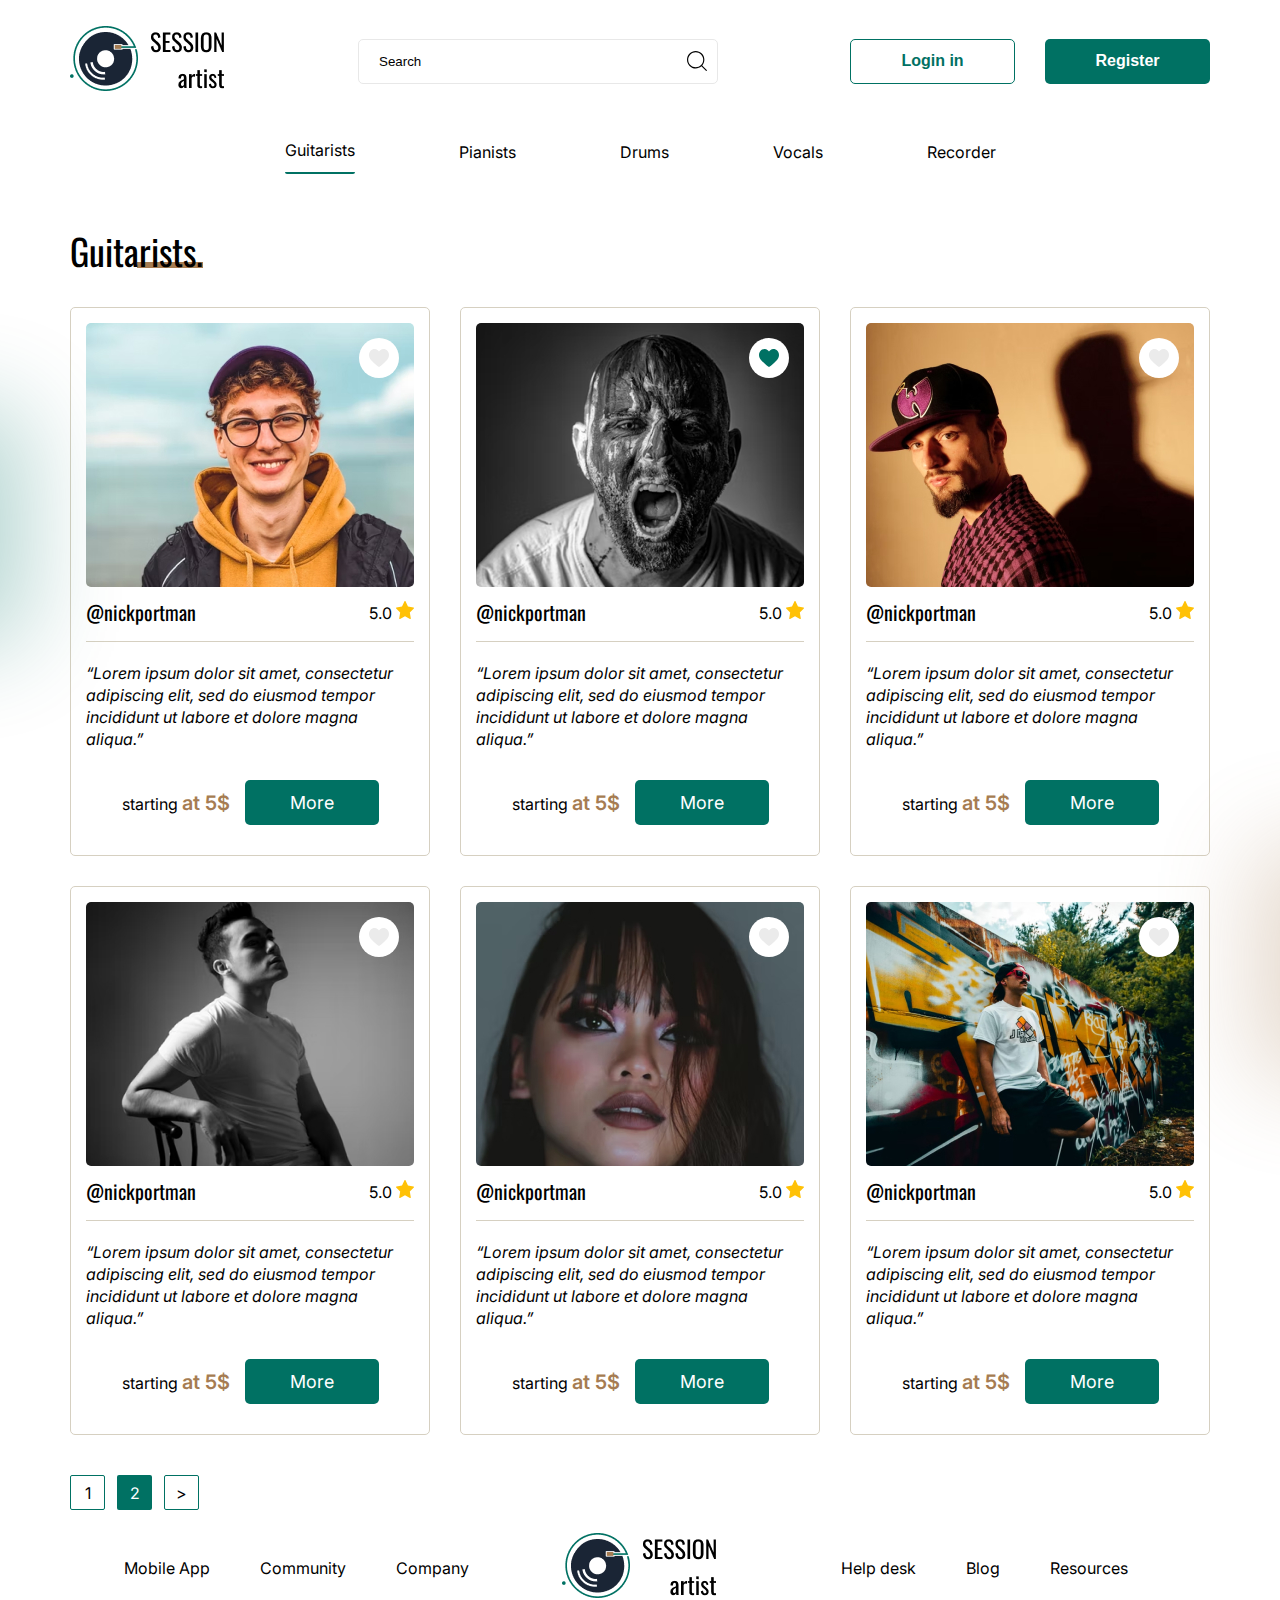
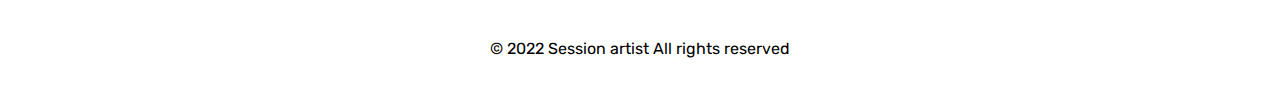
<file: list.html>
<!DOCTYPE html>
<html lang="ru">
  <head>
    <meta charset="utf-8" />
    <meta http-equiv="X-UA-Compatible" content="IE=edge" />
    <meta name="viewport" content="width=device-width, initial-scale=1.0" />
    <link href="./source/style.css" rel="stylesheet" />
    <title>Guitarists</title>
  </head>

  <body>
    <div class="blur">
      <div class="container">
        <header>
          <div class="search-mobile">
            <svg
              width="20"
              height="20"
              viewBox="0 0 20 20"
              fill="none"
              xmlns="http://www.w3.org/2000/svg"
            >
              <path
                d="M19.7256 18.9889L15.2097 14.4538C16.5957 12.8665 17.3604 10.8581 17.3604 8.72728C17.3604 6.40138 16.4584 4.21493 14.8209 2.57041C13.1834 0.925893 11.0062 0.0200195 8.69023 0.0200195C6.37422 0.0200195 4.19708 0.925893 2.55956 2.57041C0.922038 4.21493 0.0200195 6.40138 0.0200195 8.72728C0.0200195 11.0532 0.922038 13.2396 2.55956 14.8842C4.19708 16.5287 6.37422 17.4345 8.69023 17.4345C10.812 17.4345 12.8118 16.6665 14.3923 15.2746L18.9082 19.8098C19.0211 19.9231 19.169 19.9798 19.3169 19.9798C19.4648 19.9798 19.6127 19.9231 19.7256 19.8098C19.9513 19.583 19.9513 19.2157 19.7256 18.9889ZM3.3769 14.0633C1.95783 12.6379 1.17605 10.7428 1.17605 8.72728C1.17605 6.71175 1.95783 4.81667 3.3769 3.39125C4.79626 1.96612 6.68327 1.18099 8.69023 1.18099C10.6972 1.18099 12.5842 1.96612 14.0036 3.39125C15.4226 4.81667 16.2044 6.71175 16.2044 8.72728C16.2044 10.7428 15.4226 12.6379 14.0036 14.0633C12.5842 15.4885 10.6972 16.2736 8.69023 16.2736C6.68327 16.2736 4.79626 15.4885 3.3769 14.0633Z"
                fill="black"
              />
            </svg>
          </div>

          <a class="header-logo" href="/"
            ><img src="./images/logo.png" alt="logo"
          /></a>

          <div class="search-block">
            <svg
              width="20"
              height="20"
              viewBox="0 0 20 20"
              fill="none"
              xmlns="http://www.w3.org/2000/svg"
            >
              <path
                d="M19.7256 18.9889L15.2097 14.4538C16.5957 12.8665 17.3604 10.8581 17.3604 8.72728C17.3604 6.40138 16.4584 4.21493 14.8209 2.57041C13.1834 0.925893 11.0062 0.0200195 8.69023 0.0200195C6.37422 0.0200195 4.19708 0.925893 2.55956 2.57041C0.922038 4.21493 0.0200195 6.40138 0.0200195 8.72728C0.0200195 11.0532 0.922038 13.2396 2.55956 14.8842C4.19708 16.5287 6.37422 17.4345 8.69023 17.4345C10.812 17.4345 12.8118 16.6665 14.3923 15.2746L18.9082 19.8098C19.0211 19.9231 19.169 19.9798 19.3169 19.9798C19.4648 19.9798 19.6127 19.9231 19.7256 19.8098C19.9513 19.583 19.9513 19.2157 19.7256 18.9889ZM3.3769 14.0633C1.95783 12.6379 1.17605 10.7428 1.17605 8.72728C1.17605 6.71175 1.95783 4.81667 3.3769 3.39125C4.79626 1.96612 6.68327 1.18099 8.69023 1.18099C10.6972 1.18099 12.5842 1.96612 14.0036 3.39125C15.4226 4.81667 16.2044 6.71175 16.2044 8.72728C16.2044 10.7428 15.4226 12.6379 14.0036 14.0633C12.5842 15.4885 10.6972 16.2736 8.69023 16.2736C6.68327 16.2736 4.79626 15.4885 3.3769 14.0633Z"
                fill="black"
              />
            </svg>
            <input
              class="search-block__input"
              placeholder="Search"
              type="Search"
              id="site-search"
              name="q"
            />
          </div>

          <div class="burger">
            <svg
              width="20"
              height="20"
              viewBox="0 0 20 20"
              fill="none"
              xmlns="http://www.w3.org/2000/svg"
            >
              <path
                d="M19.2188 9.21875H0.78125C0.349766 9.21875 0 9.56852 0 10C0 10.4315 0.349766 10.7812 0.78125 10.7812H19.2188C19.6502 10.7812 20 10.4315 20 10C20 9.56852 19.6502 9.21875 19.2188 9.21875Z"
                fill="black"
              />
              <path
                d="M19.2188 2.96875H0.78125C0.349766 2.96875 0 3.31852 0 3.75C0 4.18148 0.349766 4.53125 0.78125 4.53125H19.2188C19.6502 4.53125 20 4.18148 20 3.75C20 3.31852 19.6502 2.96875 19.2188 2.96875Z"
                fill="black"
              />
              <path
                d="M19.2188 15.4688H0.78125C0.349766 15.4688 0 15.8185 0 16.25C0 16.6815 0.349766 17.0312 0.78125 17.0312H19.2188C19.6502 17.0312 20 16.6815 20 16.25C20 15.8185 19.6502 15.4688 19.2188 15.4688Z"
                fill="black"
              />
            </svg>
          </div>

          <div class="actions">
            <button class="button-green-border">Login in</button>
            <button class="button">Register</button>
          </div>
        </header>

        <main class="list">
          <ul class="tabs">
            <li class="tabs__item green-border">Guitarists</li>
            <li class="tabs__item">Pianists</li>
            <li class="tabs__item">Drums</li>
            <li class="tabs__item">Vocals</li>
            <li class="tabs__item">Recorder</li>
          </ul>

          <h1 class="list__title">
            <div class="list__title_wrap">Guitarists.</div>
          </h1>

          <ul class="people-list">
            <li class="people-list__item">
              <div class="people-list__image">
                <div class="people-list__like">
                  <svg
                    width="20"
                    height="18"
                    viewBox="0 0 20 18"
                    fill="none"
                    xmlns="http://www.w3.org/2000/svg"
                  >
                    <path
                      d="M18.4134 1.83508C17.3781 0.712189 15.9575 0.09375 14.413 0.09375C13.2585 0.09375 12.2012 0.45874 11.2704 1.1785C10.8008 1.54181 10.3752 1.9863 10 2.5051C9.62494 1.98645 9.19922 1.54181 8.7294 1.1785C7.79877 0.45874 6.74149 0.09375 5.58701 0.09375C4.04251 0.09375 2.62177 0.712189 1.58646 1.83508C0.563507 2.94485 0 4.46097 0 6.10434C0 7.79578 0.630341 9.34409 1.98364 10.9771C3.19427 12.4378 4.93423 13.9207 6.94916 15.6377C7.63718 16.2241 8.41705 16.8888 9.22684 17.5968C9.44077 17.7842 9.71527 17.8873 10 17.8873C10.2846 17.8873 10.5592 17.7842 10.7729 17.5971C11.5826 16.8889 12.363 16.224 13.0513 15.6373C15.0659 13.9205 16.8059 12.4378 18.0165 10.9769C19.3698 9.34409 20 7.79578 20 6.10419C20 4.46097 19.4365 2.94485 18.4134 1.83508Z"
                      fill="#EBEBEB"
                    />
                  </svg>
                </div>
                <img src="./images/people/OnePeople.jpg" atl="people" />
              </div>

              <div class="people-list__wrap">
                <span class="people-list__name">@nickportman</span>
                <div>5.0 <img src="./images/Star.svg" /></div>
              </div>

              <p class="people-list__text">
                “Lorem ipsum dolor sit amet, consectetur adipiscing elit, sed do
                eiusmod tempor incididunt ut labore et dolore magna aliqua.”
              </p>
              <div class="people-list__actions">
                <span class="people-list__price"
                  >starting <span class="brown-text"> at 5$ </span></span
                >
                <a class="link-button" href="detail.html">More</a>
              </div>
            </li>

            <li class="people-list__item">
              <div class="people-list__image">
                <div class="people-list__like">
                  <svg
                    width="20"
                    height="18"
                    viewBox="0 0 20 18"
                    fill="none"
                    xmlns="http://www.w3.org/2000/svg"
                  >
                    <path
                      d="M18.4134 1.83508C17.3781 0.712189 15.9575 0.09375 14.413 0.09375C13.2585 0.09375 12.2012 0.45874 11.2704 1.1785C10.8008 1.54181 10.3752 1.9863 10 2.5051C9.62494 1.98645 9.19922 1.54181 8.7294 1.1785C7.79877 0.45874 6.74149 0.09375 5.58701 0.09375C4.04251 0.09375 2.62177 0.712189 1.58646 1.83508C0.563507 2.94485 0 4.46097 0 6.10434C0 7.79578 0.630341 9.34409 1.98364 10.9771C3.19427 12.4378 4.93423 13.9207 6.94916 15.6377C7.63718 16.2241 8.41705 16.8888 9.22684 17.5968C9.44077 17.7842 9.71527 17.8873 10 17.8873C10.2846 17.8873 10.5592 17.7842 10.7729 17.5971C11.5826 16.8889 12.363 16.224 13.0513 15.6373C15.0659 13.9205 16.8059 12.4378 18.0165 10.9769C19.3698 9.34409 20 7.79578 20 6.10419C20 4.46097 19.4365 2.94485 18.4134 1.83508Z"
                      fill="#007163"
                    />
                  </svg>
                </div>
                <img src="./images/people/TwoPeople.jpg" atl="people" />
              </div>

              <div class="people-list__wrap">
                <span class="people-list__name">@nickportman</span>
                <div>5.0 <img src="./images/Star.svg" /></div>
              </div>

              <p class="people-list__text">
                “Lorem ipsum dolor sit amet, consectetur adipiscing elit, sed do
                eiusmod tempor incididunt ut labore et dolore magna aliqua.”
              </p>
              <div class="people-list__actions">
                <span class="people-list__price"
                  >starting <span class="brown-text"> at 5$ </span></span
                >
                <a class="link-button">More</a>
              </div>
            </li>

            <li class="people-list__item">
              <div class="people-list__image">
                <div class="people-list__like">
                  <svg
                    width="20"
                    height="18"
                    viewBox="0 0 20 18"
                    fill="none"
                    xmlns="http://www.w3.org/2000/svg"
                  >
                    <path
                      d="M18.4134 1.83508C17.3781 0.712189 15.9575 0.09375 14.413 0.09375C13.2585 0.09375 12.2012 0.45874 11.2704 1.1785C10.8008 1.54181 10.3752 1.9863 10 2.5051C9.62494 1.98645 9.19922 1.54181 8.7294 1.1785C7.79877 0.45874 6.74149 0.09375 5.58701 0.09375C4.04251 0.09375 2.62177 0.712189 1.58646 1.83508C0.563507 2.94485 0 4.46097 0 6.10434C0 7.79578 0.630341 9.34409 1.98364 10.9771C3.19427 12.4378 4.93423 13.9207 6.94916 15.6377C7.63718 16.2241 8.41705 16.8888 9.22684 17.5968C9.44077 17.7842 9.71527 17.8873 10 17.8873C10.2846 17.8873 10.5592 17.7842 10.7729 17.5971C11.5826 16.8889 12.363 16.224 13.0513 15.6373C15.0659 13.9205 16.8059 12.4378 18.0165 10.9769C19.3698 9.34409 20 7.79578 20 6.10419C20 4.46097 19.4365 2.94485 18.4134 1.83508Z"
                      fill="#EBEBEB"
                    />
                  </svg>
                </div>
                <img src="./images/people/ThreePeople.jpg" atl="people" />
              </div>

              <div class="people-list__wrap">
                <span class="people-list__name">@nickportman</span>
                <div>5.0 <img src="./images/Star.svg" /></div>
              </div>

              <p class="people-list__text">
                “Lorem ipsum dolor sit amet, consectetur adipiscing elit, sed do
                eiusmod tempor incididunt ut labore et dolore magna aliqua.”
              </p>
              <div class="people-list__actions">
                <span class="people-list__price"
                  >starting <span class="brown-text"> at 5$ </span></span
                >
                <a class="link-button">More</a>
              </div>
            </li>

            <li class="people-list__item">
              <div class="people-list__image">
                <div class="people-list__like">
                  <svg
                    width="20"
                    height="18"
                    viewBox="0 0 20 18"
                    fill="none"
                    xmlns="http://www.w3.org/2000/svg"
                  >
                    <path
                      d="M18.4134 1.83508C17.3781 0.712189 15.9575 0.09375 14.413 0.09375C13.2585 0.09375 12.2012 0.45874 11.2704 1.1785C10.8008 1.54181 10.3752 1.9863 10 2.5051C9.62494 1.98645 9.19922 1.54181 8.7294 1.1785C7.79877 0.45874 6.74149 0.09375 5.58701 0.09375C4.04251 0.09375 2.62177 0.712189 1.58646 1.83508C0.563507 2.94485 0 4.46097 0 6.10434C0 7.79578 0.630341 9.34409 1.98364 10.9771C3.19427 12.4378 4.93423 13.9207 6.94916 15.6377C7.63718 16.2241 8.41705 16.8888 9.22684 17.5968C9.44077 17.7842 9.71527 17.8873 10 17.8873C10.2846 17.8873 10.5592 17.7842 10.7729 17.5971C11.5826 16.8889 12.363 16.224 13.0513 15.6373C15.0659 13.9205 16.8059 12.4378 18.0165 10.9769C19.3698 9.34409 20 7.79578 20 6.10419C20 4.46097 19.4365 2.94485 18.4134 1.83508Z"
                      fill="#EBEBEB"
                    />
                  </svg>
                </div>
                <img src="./images/people/FourPeople.jpg" atl="people" />
              </div>

              <div class="people-list__wrap">
                <span class="people-list__name">@nickportman</span>
                <div>5.0 <img src="./images/Star.svg" /></div>
              </div>

              <p class="people-list__text">
                “Lorem ipsum dolor sit amet, consectetur adipiscing elit, sed do
                eiusmod tempor incididunt ut labore et dolore magna aliqua.”
              </p>
              <div class="people-list__actions">
                <span class="people-list__price"
                  >starting <span class="brown-text"> at 5$ </span></span
                >
                <a class="link-button">More</a>
              </div>
            </li>

            <li class="people-list__item">
              <div class="people-list__image">
                <div class="people-list__like">
                  <svg
                    width="20"
                    height="18"
                    viewBox="0 0 20 18"
                    fill="none"
                    xmlns="http://www.w3.org/2000/svg"
                  >
                    <path
                      d="M18.4134 1.83508C17.3781 0.712189 15.9575 0.09375 14.413 0.09375C13.2585 0.09375 12.2012 0.45874 11.2704 1.1785C10.8008 1.54181 10.3752 1.9863 10 2.5051C9.62494 1.98645 9.19922 1.54181 8.7294 1.1785C7.79877 0.45874 6.74149 0.09375 5.58701 0.09375C4.04251 0.09375 2.62177 0.712189 1.58646 1.83508C0.563507 2.94485 0 4.46097 0 6.10434C0 7.79578 0.630341 9.34409 1.98364 10.9771C3.19427 12.4378 4.93423 13.9207 6.94916 15.6377C7.63718 16.2241 8.41705 16.8888 9.22684 17.5968C9.44077 17.7842 9.71527 17.8873 10 17.8873C10.2846 17.8873 10.5592 17.7842 10.7729 17.5971C11.5826 16.8889 12.363 16.224 13.0513 15.6373C15.0659 13.9205 16.8059 12.4378 18.0165 10.9769C19.3698 9.34409 20 7.79578 20 6.10419C20 4.46097 19.4365 2.94485 18.4134 1.83508Z"
                      fill="#EBEBEB"
                    />
                  </svg>
                </div>
                <img src="./images/people/FivePeople.jpg" atl="people" />
              </div>

              <div class="people-list__wrap">
                <span class="people-list__name">@nickportman</span>
                <div>5.0 <img src="./images/Star.svg" /></div>
              </div>

              <p class="people-list__text">
                “Lorem ipsum dolor sit amet, consectetur adipiscing elit, sed do
                eiusmod tempor incididunt ut labore et dolore magna aliqua.”
              </p>
              <div class="people-list__actions">
                <span class="people-list__price"
                  >starting <span class="brown-text"> at 5$ </span></span
                >
                <a class="link-button">More</a>
              </div>
            </li>

            <li class="people-list__item">
              <div class="people-list__image">
                <div class="people-list__like">
                  <svg
                    width="20"
                    height="18"
                    viewBox="0 0 20 18"
                    fill="none"
                    xmlns="http://www.w3.org/2000/svg"
                  >
                    <path
                      d="M18.4134 1.83508C17.3781 0.712189 15.9575 0.09375 14.413 0.09375C13.2585 0.09375 12.2012 0.45874 11.2704 1.1785C10.8008 1.54181 10.3752 1.9863 10 2.5051C9.62494 1.98645 9.19922 1.54181 8.7294 1.1785C7.79877 0.45874 6.74149 0.09375 5.58701 0.09375C4.04251 0.09375 2.62177 0.712189 1.58646 1.83508C0.563507 2.94485 0 4.46097 0 6.10434C0 7.79578 0.630341 9.34409 1.98364 10.9771C3.19427 12.4378 4.93423 13.9207 6.94916 15.6377C7.63718 16.2241 8.41705 16.8888 9.22684 17.5968C9.44077 17.7842 9.71527 17.8873 10 17.8873C10.2846 17.8873 10.5592 17.7842 10.7729 17.5971C11.5826 16.8889 12.363 16.224 13.0513 15.6373C15.0659 13.9205 16.8059 12.4378 18.0165 10.9769C19.3698 9.34409 20 7.79578 20 6.10419C20 4.46097 19.4365 2.94485 18.4134 1.83508Z"
                      fill="#EBEBEB"
                    />
                  </svg>
                </div>
                <img src="./images/people/SixPeople.jpg" atl="people" />
              </div>

              <div class="people-list__wrap">
                <span class="people-list__name">@nickportman</span>
                <div>5.0 <img src="./images/Star.svg" /></div>
              </div>

              <p class="people-list__text">
                “Lorem ipsum dolor sit amet, consectetur adipiscing elit, sed do
                eiusmod tempor incididunt ut labore et dolore magna aliqua.”
              </p>
              <div class="people-list__actions">
                <span class="people-list__price"
                  >starting <span class="brown-text"> at 5$ </span></span
                >
                <a class="link-button">More</a>
              </div>
            </li>
          </ul>

          <div class="pagination">
            <div class="pagination__item">1</div>
            <div class="pagination__item_green">2</div>
            <div class="pagination__item">></div>
          </div>
        </main>

        <footer>
          <div class="footer">
            <ul>
              <li class="footer__nav-item"><a href="#">Mobile App</a></li>
              <li class="footer__nav-item"><a href="#">Community</a></li>
              <li class="footer__nav-item"><a href="#">Company</a></li>
            </ul>

            <div class="footer__logo">
              <a href="/"><img src="./images/logo.png" alt="logo" /></a>
            </div>

            <ul>
              <li class="footer__nav-item"><a href="#">Help desk</a></li>
              <li class="footer__nav-item"><a href="#">Blog</a></li>
              <li class="footer__nav-item"><a href="#">Resources</a></li>
            </ul>
          </div>

          <div class="copy">© 2022 Session artist All rights reserved</div>
        </footer>
      </div>
    </div>
  </body>
</html>
</file>
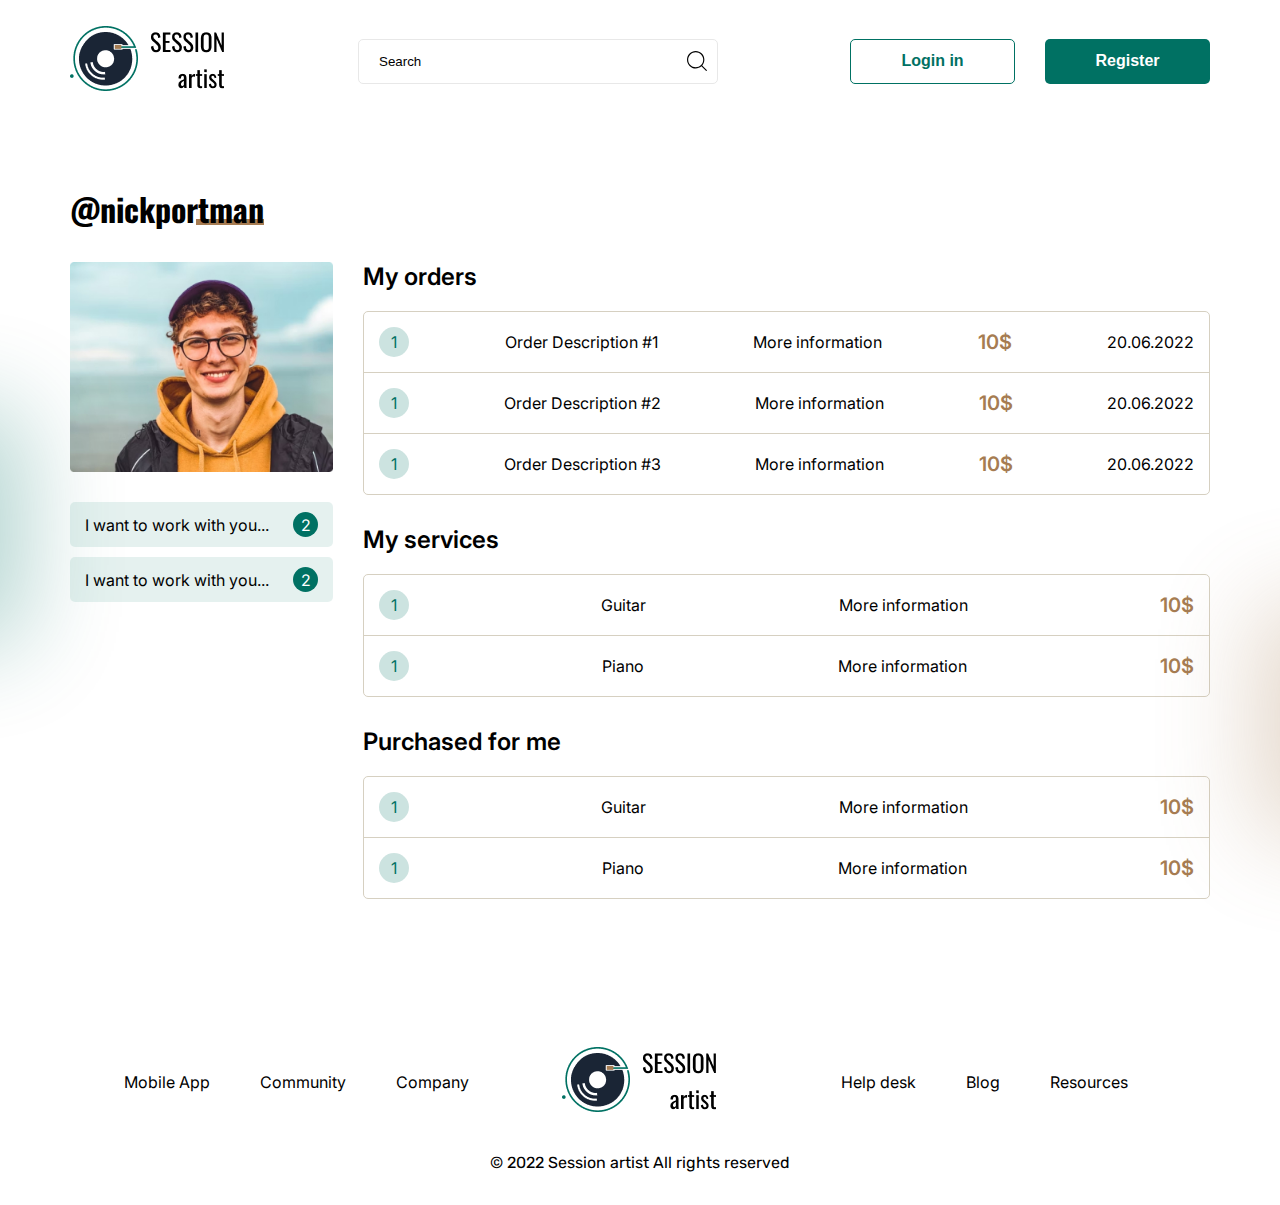
<file: user-profile.html>
<!DOCTYPE html>
<html lang="ru">
  <head>
    <meta charset="utf-8" />
    <meta http-equiv="X-UA-Compatible" content="IE=edge" />
    <meta name="viewport" content="width=device-width, initial-scale=1.0" />
    <link href="./source/style.css" rel="stylesheet" />
    <title>Session Artist</title>
  </head>

  <body>
    <div class="blur">
      <div class="container">
        <header>
          <div class="search-mobile">
            <svg
              width="20"
              height="20"
              viewBox="0 0 20 20"
              fill="none"
              xmlns="http://www.w3.org/2000/svg"
            >
              <path
                d="M19.7256 18.9889L15.2097 14.4538C16.5957 12.8665 17.3604 10.8581 17.3604 8.72728C17.3604 6.40138 16.4584 4.21493 14.8209 2.57041C13.1834 0.925893 11.0062 0.0200195 8.69023 0.0200195C6.37422 0.0200195 4.19708 0.925893 2.55956 2.57041C0.922038 4.21493 0.0200195 6.40138 0.0200195 8.72728C0.0200195 11.0532 0.922038 13.2396 2.55956 14.8842C4.19708 16.5287 6.37422 17.4345 8.69023 17.4345C10.812 17.4345 12.8118 16.6665 14.3923 15.2746L18.9082 19.8098C19.0211 19.9231 19.169 19.9798 19.3169 19.9798C19.4648 19.9798 19.6127 19.9231 19.7256 19.8098C19.9513 19.583 19.9513 19.2157 19.7256 18.9889ZM3.3769 14.0633C1.95783 12.6379 1.17605 10.7428 1.17605 8.72728C1.17605 6.71175 1.95783 4.81667 3.3769 3.39125C4.79626 1.96612 6.68327 1.18099 8.69023 1.18099C10.6972 1.18099 12.5842 1.96612 14.0036 3.39125C15.4226 4.81667 16.2044 6.71175 16.2044 8.72728C16.2044 10.7428 15.4226 12.6379 14.0036 14.0633C12.5842 15.4885 10.6972 16.2736 8.69023 16.2736C6.68327 16.2736 4.79626 15.4885 3.3769 14.0633Z"
                fill="black"
              />
            </svg>
          </div>

          <a class="header-logo" href="/"
            ><img src="./images/logo.png" alt="logo"
          /></a>

          <div class="search-block">
            <svg
              width="20"
              height="20"
              viewBox="0 0 20 20"
              fill="none"
              xmlns="http://www.w3.org/2000/svg"
            >
              <path
                d="M19.7256 18.9889L15.2097 14.4538C16.5957 12.8665 17.3604 10.8581 17.3604 8.72728C17.3604 6.40138 16.4584 4.21493 14.8209 2.57041C13.1834 0.925893 11.0062 0.0200195 8.69023 0.0200195C6.37422 0.0200195 4.19708 0.925893 2.55956 2.57041C0.922038 4.21493 0.0200195 6.40138 0.0200195 8.72728C0.0200195 11.0532 0.922038 13.2396 2.55956 14.8842C4.19708 16.5287 6.37422 17.4345 8.69023 17.4345C10.812 17.4345 12.8118 16.6665 14.3923 15.2746L18.9082 19.8098C19.0211 19.9231 19.169 19.9798 19.3169 19.9798C19.4648 19.9798 19.6127 19.9231 19.7256 19.8098C19.9513 19.583 19.9513 19.2157 19.7256 18.9889ZM3.3769 14.0633C1.95783 12.6379 1.17605 10.7428 1.17605 8.72728C1.17605 6.71175 1.95783 4.81667 3.3769 3.39125C4.79626 1.96612 6.68327 1.18099 8.69023 1.18099C10.6972 1.18099 12.5842 1.96612 14.0036 3.39125C15.4226 4.81667 16.2044 6.71175 16.2044 8.72728C16.2044 10.7428 15.4226 12.6379 14.0036 14.0633C12.5842 15.4885 10.6972 16.2736 8.69023 16.2736C6.68327 16.2736 4.79626 15.4885 3.3769 14.0633Z"
                fill="black"
              />
            </svg>
            <input
              class="search-block__input"
              placeholder="Search"
              type="Search"
              id="site-search"
              name="q"
            />
          </div>

          <div class="burger">
            <svg
              width="20"
              height="20"
              viewBox="0 0 20 20"
              fill="none"
              xmlns="http://www.w3.org/2000/svg"
            >
              <path
                d="M19.2188 9.21875H0.78125C0.349766 9.21875 0 9.56852 0 10C0 10.4315 0.349766 10.7812 0.78125 10.7812H19.2188C19.6502 10.7812 20 10.4315 20 10C20 9.56852 19.6502 9.21875 19.2188 9.21875Z"
                fill="black"
              />
              <path
                d="M19.2188 2.96875H0.78125C0.349766 2.96875 0 3.31852 0 3.75C0 4.18148 0.349766 4.53125 0.78125 4.53125H19.2188C19.6502 4.53125 20 4.18148 20 3.75C20 3.31852 19.6502 2.96875 19.2188 2.96875Z"
                fill="black"
              />
              <path
                d="M19.2188 15.4688H0.78125C0.349766 15.4688 0 15.8185 0 16.25C0 16.6815 0.349766 17.0312 0.78125 17.0312H19.2188C19.6502 17.0312 20 16.6815 20 16.25C20 15.8185 19.6502 15.4688 19.2188 15.4688Z"
                fill="black"
              />
            </svg>
          </div>

          <div class="actions">
            <button class="button-green-border">Login in</button>
            <button class="button">Register</button>
          </div>
        </header>

        <main class="detail">
          <h1 class="detail__title">
            <div class="detail__title_wrap">@nickportman</div>
          </h1>

          <div class="detail__block">
            <div class="detail__user">
              <div class="detail__user_img">
                <img src="./images/people/OnePeople.jpg" atl="people" />
              </div>

              <ul class="invite">
                <li class="invite__item">
                  I want to work with you...
                  <div class="invite__item-bubble">2</div>
                </li>

                <li class="invite__item">
                  I want to work with you...
                  <div class="invite__item-bubble">2</div>
                </li>
              </ul>
            </div>

            <div class="detail__info-user">
              <h2 class="detail__info-user__title">My orders</h2>
              <ul class="detail__list">
                <li class="detail__list-item">
                  <div class="detail__list-bubble">1</div>
                  <span>Order Description #1</span>
                  <p>More information</p>
                  <span class="brown-text">10$</span>
                  <div>20.06.2022</div>
                </li>

                <li class="detail__list-item">
                  <div class="detail__list-bubble">1</div>
                  <span>Order Description #2</span>
                  <p>More information</p>
                  <span class="brown-text">10$</span>
                  <div>20.06.2022</div>
                </li>

                <li class="detail__list-item">
                  <div class="detail__list-bubble">1</div>
                  <span>Order Description #3</span>
                  <p>More information</p>
                  <span class="brown-text">10$</span>
                  <div>20.06.2022</div>
                </li>
              </ul>

              <h2 class="detail__info-user__title">My services</h2>
              <ul class="detail__list">
                <li class="detail__list-item">
                  <div class="detail__list-bubble">1</div>
                  <span>Guitar</span>
                  <p>More information</p>
                  <span class="brown-text">10$</span>
                </li>

                <li class="detail__list-item">
                  <div class="detail__list-bubble">1</div>
                  <span>Piano</span>
                  <p>More information</p>
                  <span class="brown-text">10$</span>
                </li>
              </ul>

              <h2 class="detail__info-user__title">Purchased for me</h2>
              <ul class="detail__list">
                <li class="detail__list-item">
                  <div class="detail__list-bubble">1</div>
                  <span>Guitar</span>
                  <p>More information</p>
                  <span class="brown-text">10$</span>
                </li>

                <li class="detail__list-item">
                  <div class="detail__list-bubble">1</div>
                  <span>Piano</span>
                  <p>More information</p>
                  <span class="brown-text">10$</span>
                </li>
              </ul>
            </div>
          </div>
        </main>

        <footer>
          <div class="footer">
            <ul>
              <li class="footer__nav-item"><a href="#">Mobile App</a></li>
              <li class="footer__nav-item"><a href="#">Community</a></li>
              <li class="footer__nav-item"><a href="#">Company</a></li>
            </ul>

            <div class="footer__logo">
              <a href="/"><img src="./images/logo.png" alt="logo" /></a>
            </div>

            <ul>
              <li class="footer__nav-item"><a href="#">Help desk</a></li>
              <li class="footer__nav-item"><a href="#">Blog</a></li>
              <li class="footer__nav-item"><a href="#">Resources</a></li>
            </ul>
          </div>

          <div class="copy">© 2022 Session artist All rights reserved</div>
        </footer>
      </div>
    </div>
  </body>
</html>
</file>
<file: source/style.css>
@import url("https://fonts.googleapis.com/css2?family=Oswald&display=swap");
@import url("https://fonts.googleapis.com/css2?family=Inter:wght@500&display=swap");
@import url("https://fonts.googleapis.com/css2?family=Inter&display=swap");
@import url("https://fonts.googleapis.com/css2?family=Rubik&display=swap");
.button-green-border, .button-green-border-light, .button-brown {
  min-height: 45px;
  min-width: 165px;
  font-weight: 600;
  font-size: 16px;
  border-radius: 5px;
  cursor: pointer;
  transition: 0.25s; }

html,
body {
  height: 100%;
  margin: 0;
  color: #000;
  font-family: "Inter", sans-serif; }

* {
  box-sizing: border-box;
  margin: 0;
  padding: 0; }

::-webkit-scrollbar {
  width: 8px; }

::-webkit-scrollbar-track {
  -webkit-box-shadow: 5px 5px 5px -5px rgba(34, 60, 80, 0.2) inset;
  background-color: #f9f9fd;
  border-radius: 10px; }

::-webkit-scrollbar-thumb {
  border-radius: 10px;
  background: linear-gradient(180deg, rgba(0, 236, 209, 0.377), #007163); }

h1,
h2,
h3 {
  font-family: "Oswald", sans-serif; }

a {
  color: inherit;
  text-decoration: none; }

main {
  flex: 1 1 auto; }

.search-mobile {
  display: none; }

.burger {
  display: none; }

.container {
  display: flex;
  flex-direction: column;
  justify-content: flex-start;
  align-items: center;
  width: 100%;
  max-width: 1200px;
  margin: 0 auto;
  padding: 0 30px;
  box-sizing: border-box;
  background-color: transparent;
  width: 100%;
  min-height: 100%;
  display: flex;
  flex-direction: column; }

.actions {
  display: flex;
  align-items: center;
  align-content: center;
  gap: 30px; }

.link-button {
  display: flex;
  align-items: center;
  justify-content: center;
  min-height: 45px;
  min-width: 134px;
  font-size: 18px;
  border-radius: 5px;
  cursor: pointer;
  transition: 0.25s;
  background-color: #007163;
  border: none;
  border-radius: 5px;
  color: #fff;
  font-weight: 400; }
  .link-button:hover {
    background-color: #007163cc; }

.button {
  min-height: 45px;
  min-width: 165px;
  font-weight: 600;
  font-size: 16px;
  border-radius: 5px;
  cursor: pointer;
  transition: 0.25s;
  background-color: #007163;
  border: none;
  border-radius: 5px;
  color: #fff; }
  .button:hover {
    background-color: #007163cc; }

.button-green-border {
  background-color: transparent;
  border: 1px solid #007163;
  color: #007163; }
  .button-green-border:hover {
    background-color: #0071630d; }

.button-green-border-light {
  background: rgba(0, 113, 99, 0.1);
  border: 1px solid #007163;
  color: #007163; }
  .button-green-border-light:hover {
    background-color: #00716338; }

.button-brown {
  background-color: rgba(166, 124, 82, 0.1);
  border: 1px solid #a67c52;
  color: #a67c52; }
  .button-brown:hover {
    background-color: #a67c5238; }

/*HEADER*/
header {
  width: 100%;
  display: flex;
  justify-content: space-between;
  align-items: center;
  gap: 20px;
  padding: 23px 0px 20px; }

.search-block {
  display: flex;
  width: 100%;
  max-width: 360px;
  align-items: center;
  align-content: center;
  position: relative;
  z-index: 100; }
  .search-block svg {
    position: absolute;
    right: 11px; }

.search-block__input {
  min-height: 45px;
  padding: 0px 40px 0px 20px;
  border: 1px solid #e8e8e8;
  border-radius: 5px;
  width: 100%; }
  .search-block__input::placeholder {
    color: #000000; }
  .search-block__input:focus {
    outline: 0; }

/*OFFER*/
.offer {
  display: flex;
  flex-direction: column;
  justify-content: center;
  align-items: center;
  width: 100%;
  background-image: url("/images/background.png");
  background-position: center;
  background-size: cover;
  padding: 60px 0px 100px;
  position: relative; }

.offer__title {
  font-size: 64px;
  line-height: 80px;
  text-align: center;
  margin: 0 0 25px;
  position: relative;
  font-weight: 400;
  z-index: 100; }

.offer__title_wrap {
  position: relative;
  display: inline; }
  .offer__title_wrap:before {
    position: absolute;
    right: 0;
    bottom: 17px;
    z-index: -1;
    width: 40%;
    border-bottom: 6px solid #a67c52;
    content: ""; }

.offer__info {
  width: 100%;
  display: flex;
  justify-content: center;
  text-align: center;
  flex-direction: column;
  max-width: 545px;
  position: relative; }
  .offer__info:after {
    content: "";
    display: block;
    width: 200px;
    height: 200px;
    position: absolute;
    top: 40px;
    left: 45%;
    background: #007163;
    opacity: 0.2;
    filter: blur(50px); }
  .offer__info:before {
    content: "";
    display: block;
    width: 200px;
    height: 200px;
    position: absolute;
    top: 40px;
    right: 45%;
    background: #a67c52;
    opacity: 0.2;
    filter: blur(50px); }

.offer__description {
  font-weight: 500;
  font-size: 24px;
  line-height: 29px;
  margin: 0 0 35px;
  position: relative;
  z-index: 100; }

.offer .offer__list {
  width: 100%;
  display: flex;
  margin: 70px 0px 100px;
  justify-content: center;
  align-items: center;
  list-style: none;
  display: flex;
  gap: 30px;
  overflow: auto;
  -ms-overflow-style: none;
  scrollbar-width: none;
  justify-content: flex-start;
  padding: 0px 0 30px; }
  .offer .offer__list::-webkit-scrollbar {
    width: 0;
    height: 4px; }

.offer .offer__item {
  display: flex;
  position: relative;
  border-radius: 8px;
  overflow: hidden;
  cursor: pointer;
  min-width: 165px; }
  .offer .offer__item:hover .offer__item-popup {
    opacity: 1; }

.offer__item-popup {
  display: flex;
  justify-content: center;
  align-items: center;
  opacity: 0;
  position: absolute;
  bottom: 0;
  left: 50%;
  transform: translate(-50%, 0);
  transition: 0.5s;
  height: 100%;
  width: 100%;
  font-size: 22px;
  background-image: linear-gradient(0deg, rgba(0, 113, 99, 0.7), rgba(0, 113, 99, 0.7));
  padding: 10px 5px;
  color: #fff; }

/*SOCIAL*/
.social {
  width: 100%;
  display: flex;
  justify-content: center;
  flex-direction: column;
  align-items: center; }

.social__title {
  display: flex;
  justify-content: center;
  width: 100%;
  font-size: 36px;
  margin: 0 0 30px; }

.social__title_wrap {
  position: relative; }
  .social__title_wrap:before {
    position: absolute;
    right: 0;
    bottom: 9px;
    z-index: -1;
    width: 40%;
    border-bottom: 6px solid #a67c52;
    content: ""; }

.social__list {
  display: flex;
  list-style: none;
  margin: 0;
  padding: 0;
  gap: 20px; }

.social__item {
  display: flex;
  cursor: pointer;
  width: 40px;
  height: 40px; }
  .social__item:hover svg {
    opacity: 0.7; }

/*FOOTER*/
footer {
  flex-direction: column;
  display: flex;
  width: 100%;
  margin: 20px 0 33px;
  justify-content: center;
  align-items: center; }
  footer ul {
    display: flex;
    width: 100%;
    list-style: none;
    margin: 0;
    padding: 0;
    justify-content: center;
    align-items: center;
    gap: 50px; }

.footer {
  display: flex;
  width: 100%;
  align-items: center;
  margin: 0 0 33px; }

.footer__nav-item {
  transition: 0.25s; }
  .footer__nav-item:hover {
    color: #007163; }

.footer__logo {
  display: flex;
  margin: 0px 40px; }

.copy {
  font-family: "Rubik"; }

.blur {
  width: 100%;
  display: flex;
  flex-direction: column;
  position: relative;
  overflow: hidden; }
  .blur:after {
    content: "";
    display: block;
    position: absolute;
    width: 234px;
    height: 234px;
    left: -209px;
    top: 409px;
    background-color: #007163;
    opacity: 0.3;
    filter: blur(50px); }
  .blur:before {
    content: "";
    display: block;
    position: absolute;
    width: 234px;
    height: 234px;
    right: -209px;
    top: 50%;
    background-color: #a67c52;
    opacity: 0.3;
    filter: blur(50px); }

.modal {
  display: none;
  position: fixed;
  z-index: 1000;
  left: 0;
  top: 0;
  width: 100%;
  height: 100%;
  overflow: auto;
  background-color: black;
  background-color: rgba(0, 0, 0, 0.4);
  padding: 0 15px; }

.modal__content {
  background-color: #ffffff;
  border-radius: 5px;
  margin: 15% auto;
  padding: 25px 30px 40px;
  width: 100%;
  max-width: 560px;
  z-index: 1000;
  position: relative; }

.modal__title {
  width: 100%;
  display: flex;
  justify-content: center;
  font-weight: 600;
  font-size: 24px;
  border-bottom: 1px solid #e8e8e8;
  padding: 0 0 15px; }

.modal__inputs {
  width: 100%;
  display: flex;
  flex-direction: column;
  gap: 10px;
  margin: 25px 0 20px; }

.modal__inputs-item {
  width: 100%; }

.modal__inputs-item input {
  width: 100%;
  height: 45px;
  padding: 13px 20px;
  opacity: 0.5;
  border: 1px solid #b0b0b0;
  border-radius: 5px;
  font-size: 16px; }

.modal__actions {
  display: flex;
  width: 100%;
  justify-content: center;
  margin: 10px 0px 0px; }

.modal__close {
  color: #000000;
  font-size: 26px;
  position: absolute;
  display: flex;
  right: 25px;
  top: 25px; }
  .modal__close:hover, .modal__close:focus {
    color: black;
    text-decoration: none;
    cursor: pointer; }

.list {
  width: 100%; }

.list__title {
  display: flex;
  font-family: "Oswald";
  font-style: normal;
  font-weight: 400;
  font-size: 36px;
  line-height: 53px; }

.list__title_wrap {
  position: relative; }
  .list__title_wrap:before {
    position: absolute;
    right: 0;
    bottom: 9px;
    z-index: -1;
    width: 50%;
    border-bottom: 6px solid #a67c52;
    content: ""; }

.tabs {
  display: flex;
  list-style: none;
  width: 100%;
  gap: 104px;
  justify-content: center;
  align-items: center;
  margin: 10px 0px 50px; }

.tabs__item {
  cursor: pointer; }

.green-border {
  border-bottom: 2px solid #007163;
  border-radius: 2px;
  line-height: 43px; }

.people-list {
  width: 100%;
  list-style: none;
  display: grid;
  /* grid-template-columns: repeat(auto-fit, 360px); */
  grid-template-columns: repeat(auto-fill, minmax(300px, 1fr));
  gap: 30px;
  margin: 30px 0px 40px; }

.people-list__item {
  display: flex;
  flex-direction: column;
  padding: 15px 15px 30px;
  border: 1px solid #d6d0c1;
  border-radius: 5px; }

.people-list__image {
  position: relative;
  display: flex;
  height: 264px;
  border-radius: 5px;
  overflow: hidden; }
  .people-list__image img {
    position: absolute;
    width: 100%;
    height: 100%;
    object-fit: cover; }

.people-list__like {
  display: flex;
  justify-content: center;
  align-items: center;
  position: absolute;
  right: 15px;
  top: 15px;
  width: 40px;
  height: 40px;
  background-color: #fff;
  border-radius: 100%;
  z-index: 10; }

.people-list__wrap {
  width: 100%;
  display: flex;
  align-items: center;
  justify-content: space-between;
  padding: 10px 0px 14px;
  border-bottom: 1px solid #d6d0c1;
  margin: 0px 0px 20px;
  font-size: 16px; }

.people-list__name {
  font-family: "Oswald";
  font-weight: 400;
  font-size: 20px;
  color: #000000; }

.people-list__text {
  font-style: italic;
  line-height: 22px; }

.people-list__actions {
  width: 100%;
  margin: 30px 0px 0px;
  display: flex;
  justify-content: center;
  gap: 15px;
  align-items: center; }

.people-list__price {
  font-weight: 400;
  font-size: 16px; }

.brown-text {
  color: #a67c52;
  font-weight: 700; }

/*PAGINATION*/
.pagination {
  width: 100%;
  display: flex;
  align-items: center;
  gap: 12px; }

.pagination__item {
  display: flex;
  align-items: center;
  justify-content: center;
  min-width: 35px;
  height: 35px;
  border: 1px solid #007163;
  border-radius: 2px;
  cursor: pointer; }

.pagination__item_green {
  display: flex;
  align-items: center;
  justify-content: center;
  min-width: 35px;
  height: 35px;
  background-color: #007163;
  border-radius: 2px;
  color: #fff;
  cursor: pointer; }

.detail {
  width: 100%;
  display: flex;
  flex-direction: column;
  margin: 66px 0 95px; }

.detail__title {
  display: flex;
  width: 100%;
  margin: 0 0 30px; }

.detail__title_wrap {
  position: relative; }
  .detail__title_wrap:before {
    position: absolute;
    right: 0;
    bottom: 7px;
    z-index: -1;
    width: 35%;
    border-bottom: 6px solid #a67c52;
    content: ""; }

.detail__user_img {
  width: 100%;
  display: flex;
  justify-content: center; }
  .detail__user_img img {
    width: 100%;
    height: 100%; }

.detail__tabs {
  display: flex;
  list-style: none;
  width: 100%;
  justify-content: flex-start;
  align-items: center;
  border-bottom: 1px solid #d6d0c1;
  margin: 0 0 25px; }

.detail__tabs__item {
  cursor: pointer;
  padding: 0px 20px;
  font-weight: 600;
  font-size: 18px; }

.detail__tabs__item_green {
  border-bottom: 2px solid #007163;
  border-radius: 2px;
  line-height: 43px;
  cursor: pointer;
  padding: 0px 20px;
  font-weight: 600;
  font-size: 18px; }

.detail__block {
  width: 100%;
  display: grid;
  grid-template-columns: minmax(263px, 263px) 1fr;
  gap: 30px; }

.detail__user {
  display: flex;
  flex-direction: column; }

.detail__description {
  font-style: italic;
  margin: 30px 0px 25px; }

.detail__info-block {
  width: 100%;
  display: flex;
  flex-direction: column; }

.detail__price-block {
  border: 1px solid #d6d0c1;
  border-radius: 5px;
  margin: 0 0 50px; }

.detail__price-block__top {
  display: flex;
  flex-direction: column;
  list-style: none;
  border-bottom: 1px solid #d6d0c1;
  padding: 20px;
  gap: 10px; }

.detail__price-block__bottom {
  display: flex;
  flex-direction: column;
  list-style: none;
  padding: 16px 20px 23px;
  gap: 18px; }

.detail__price-block__bottom-item svg {
  margin-right: 12px; }

.detail__actions {
  width: 100%;
  padding: 0 20px 23px; }

.reviews__title {
  font-family: "Oswald";
  font-weight: 400;
  font-size: 24px; }
  .reviews__title span {
    margin: 0px 0px 0px 18px; }

.reviews__list {
  list-style: none;
  margin: 25px 0px 40px;
  display: flex;
  flex-direction: column;
  gap: 20px; }

.reviews__list-item {
  border: 1px solid #d6d0c1;
  border-radius: 5px;
  padding: 20px 25px; }

.reviews__wrap {
  display: flex;
  width: 100%;
  gap: 10px;
  margin: 0 0 12px; }

.reviews__image {
  display: flex;
  min-width: 37px;
  height: 37px;
  background-color: #007163;
  border-radius: 100%;
  justify-content: center;
  align-items: center;
  color: #fff; }

.reviews__name {
  display: flex;
  width: 100%;
  margin: 0 0 5px; }

.reviews__date {
  color: #a67c52; }

.reviews__rating {
  font-weight: 500; }
  .reviews__rating img {
    width: 12px; }

/*PAGINATION*/
.pagination {
  width: 100%;
  display: flex;
  align-items: center;
  gap: 12px; }

.pagination__item {
  display: flex;
  align-items: center;
  justify-content: center;
  min-width: 35px;
  height: 35px;
  border: 1px solid #007163;
  border-radius: 2px;
  cursor: pointer; }

.pagination__item_green {
  display: flex;
  align-items: center;
  justify-content: center;
  min-width: 35px;
  height: 35px;
  background-color: #007163;
  border-radius: 2px;
  color: #fff;
  cursor: pointer; }

.brown-text {
  color: #a67c52;
  font-weight: 600;
  font-size: 20px; }

.gray-text {
  color: #d6d0c1; }

/*USER-PROFILE*/
.invite {
  display: flex;
  flex-direction: column;
  list-style: none;
  gap: 10px;
  margin: 30px 0px 30px; }

.invite__item {
  display: flex;
  background-color: rgba(0, 113, 99, 0.1);
  border-radius: 5px;
  height: 45px;
  justify-content: space-between;
  align-items: center;
  padding: 13px 15px; }

.invite__item-bubble {
  width: 25px;
  height: 25px;
  background-color: #007163;
  display: flex;
  border-radius: 100%;
  justify-content: center;
  align-items: center;
  color: #fff; }

.detail__list {
  display: flex;
  flex-direction: column;
  list-style: none;
  border: 1px solid #d6d0c1;
  border-radius: 5px;
  margin: 0 0 30px; }

.detail__list-bubble {
  width: 30px;
  height: 30px;
  background-color: rgba(0, 113, 99, 0.2);
  display: flex;
  border-radius: 100%;
  justify-content: center;
  align-items: center;
  color: #007163; }

.detail__list-item {
  display: flex;
  padding: 15px;
  border-bottom: 1px solid #d6d0c1;
  align-items: center;
  justify-content: space-between; }
  .detail__list-item:last-child {
    border-bottom: none; }

.detail__info-user__title {
  font-family: "Inter";
  margin: 0 0 20px;
  font-weight: 600;
  font-size: 24px; }

@media (max-width: 1000px) {
  .container {
    padding: 0 20px; }

  header {
    flex-wrap: wrap; }

  .search-block {
    order: 1;
    max-width: 100%; }

  .actions {
    width: auto; }

  .detail {
    margin: 30px 0 50px; }

  footer ul {
    flex-direction: column;
    gap: 30px; } }
@media (max-width: 800px) {
  .tabs {
    display: none; } }
@media (max-width: 700px) {
  .detail__tabs__item {
    padding: 0px 15px;
    font-size: 16px; }

  .detail__tabs__item_green {
    padding: 0px 15px;
    font-size: 16px; } }
@media (max-width: 600px) {
  .container {
    padding: 0 15px; }

  header {
    flex-wrap: nowrap;
    padding: 16px 0px 20px; }
    header .actions {
      display: none; }

  .header-logo img {
    height: 54px; }

  .search-block {
    display: none; }
    .search-block svg {
      display: none; }

  .search-block__input {
    display: none; }

  .search-mobile {
    display: flex; }

  .burger {
    display: flex; }

  .offer {
    padding: 28px 0px 0px;
    background-size: contain;
    background-position: top;
    background-repeat: no-repeat; }
    .offer .offer__list {
      margin: 23px 0px 50px;
      gap: 20px; }
      .offer .offer__list::-webkit-scrollbar {
        width: 0;
        height: 0; }
    .offer .offer__item {
      min-width: 155px; }

  .offer__info {
    max-width: 237px; }

  .offer__title_wrap {
    width: min-content; }
    .offer__title_wrap:before {
      bottom: 8px; }

  .offer__title {
    font-size: 28px;
    margin: 0 0 20px;
    line-height: 41px; }

  .offer__description {
    font-size: 18px; }

  .offer__info:before {
    width: 100px;
    height: 100px;
    filter: blur(25px); }
  .offer__info:after {
    width: 100px;
    height: 100px;
    filter: blur(25px); }

  .social {
    margin: 0 0 70px; }

  .social__title {
    font-size: 24px;
    margin: 0 0 20px; }

  .social__item {
    width: 30px;
    height: 30px; }
    .social__item svg {
      width: 30px;
      height: 30px; }

  .copy {
    font-size: 14px; }

  .actions {
    gap: 20px; }

  .button-brown {
    min-height: 40px;
    min-width: 135px;
    font-size: 16px; }

  .button-green-border-light {
    min-height: 40px;
    min-width: 135px;
    font-size: 16px; }

  .detail__block {
    grid-template-columns: 1fr; }

  .detail__title {
    font-size: 24px;
    margin: 0 0 15px; }

  .detail__description {
    margin: 15px 0px 20px; }

  .detail__tabs {
    margin: 0 0 20px; }

  .footer {
    flex-wrap: wrap; }
    .footer ul {
      width: 50%;
      order: 1; }

  .footer__logo {
    width: 100%;
    display: flex;
    justify-content: center;
    margin: 0 0 30px; }
    .footer__logo img {
      height: 54px; } }

/*# sourceMappingURL=style.css.map */
</file>
<file: css/style.css>
@import url("https://fonts.googleapis.com/css2?family=Oswald&display=swap");
@import url("https://fonts.googleapis.com/css2?family=Inter:wght@500&display=swap");
@import url("https://fonts.googleapis.com/css2?family=Inter&display=swap");
@import url("https://fonts.googleapis.com/css2?family=Rubik&display=swap");

:root {
  --main-bg-color: #007163;
  --white-text-color: #fff;
}

html,
body {
  height: 100%;
  margin: 0;
  color: #000;
  font-family: "Inter", sans-serif;
}

* {
  box-sizing: border-box;
  margin: 0;
  padding: 0;
}

::-webkit-scrollbar {
  width: 8px;
}

::-webkit-scrollbar-track {
  -webkit-box-shadow: 5px 5px 5px -5px rgba(34, 60, 80, 0.2) inset;
  background-color: #f9f9fd;
  border-radius: 10px;
}

::-webkit-scrollbar-thumb {
  border-radius: 10px;
  background: linear-gradient(180deg, rgba(0, 236, 209, 0.377), #007163);
}

h1,
h2,
h3 {
  font-family: "Oswald", sans-serif;
}

a {
  color: inherit;
  text-decoration: none;
}

main {
  flex: 1 1 auto;
}

.search-mobile {
  display: none;
}

.burger {
  display: none;
}

.container {
  display: flex;
  flex-direction: column;
  justify-content: flex-start;
  align-items: center;
  width: 100%;
  max-width: 1200px;
  margin: 0 auto;
  padding: 0 30px;
  box-sizing: border-box;
  background-color: transparent;
  width: 100%;
  min-height: 100%;
  display: flex;
  flex-direction: column;
}

.link-button {
  display: flex;
  align-items: center;
  justify-content: center;
  min-height: 45px;
  min-width: 134px;
  font-weight: 500;
  font-size: 18px;
  border-radius: 5px;
  cursor: pointer;
  transition: 0.25s;
  background-color: var(--main-bg-color);
  border: none;
  border-radius: 5px;
  color: var(--white-text-color);
}

.link-button:hover {
  background-color: #007163cc;
}

.button {
  min-height: 45px;
  min-width: 165px;
  font-weight: 600;
  font-size: 16px;
  border-radius: 5px;
  cursor: pointer;
  transition: 0.25s;
  background-color: var(--main-bg-color);
  border: none;
  border-radius: 5px;
  color: var(--white-text-color);
}

.button:hover {
  background-color: #007163cc;
}

.button-green-border {
  background-color: transparent;
  min-height: 45px;
  min-width: 165px;
  font-weight: 600;
  font-size: 16px;
  border: 1px solid #007163;
  color: #007163;
  border-radius: 5px;
  cursor: pointer;
  transition: 0.25s;
}

.button-green-border:hover {
  background-color: #0071630d;
}

.button-green-border-light {
  background: rgba(0, 113, 99, 0.1);
  min-height: 45px;
  min-width: 165px;
  font-weight: 600;
  font-size: 16px;
  border: 1px solid #007163;
  color: #007163;
  border-radius: 5px;
  cursor: pointer;
  transition: 0.25s;
}

.button-green-border-light:hover {
  background-color: #00716338;
}

.button-brown {
  min-height: 45px;
  min-width: 165px;
  font-weight: 600;
  font-size: 16px;
  background-color: rgba(166, 124, 82, 0.1);
  border: 1px solid #a67c52;
  border-radius: 5px;
  color: #a67c52;
  cursor: pointer;
  transition: 0.25s;
}

.button-brown:hover {
  background-color: #a67c5238;
}

/*HEADER*/

header {
  width: 100%;
  display: flex;
  justify-content: space-between;
  align-items: center;
  gap: 20px;
  padding: 23px 0px 20px;
}

.search-block {
  display: flex;
  width: 100%;
  max-width: 360px;
  align-items: center;
  align-content: center;
  position: relative;
  z-index: 100;
}

.search-block svg {
  position: absolute;
  right: 11px;
}

.search-block__input {
  min-height: 45px;
  padding: 0px 40px 0px 20px;
  border: 1px solid #e8e8e8;
  border-radius: 5px;
  width: 100%;
}

.search-block__input::placeholder {
  color: #000000;
}

.search-block__input:focus {
  outline: 0;
}

.actions {
  display: flex;
  align-items: center;
  align-content: center;
  gap: 30px;
}

/*OFFER*/

.offer {
  display: flex;
  flex-direction: column;
  justify-content: center;
  align-items: center;
  width: 100%;
  background-image: url("/images/background.png");
  background-position: center;
  background-size: cover;
  padding: 60px 0px 100px;
  position: relative;
}

.offer__title {
  font-size: 64px;
  line-height: 80px;
  text-align: center;
  margin: 0 0 25px;
  position: relative;
  font-weight: 400;
  z-index: 100;
}

.offer__title_wrap {
  position: relative;
  display: inline;
}

.offer__title_wrap:before {
  position: absolute;
  right: 0;
  bottom: 17px;
  z-index: -1;
  width: 40%;
  border-bottom: 6px solid #a67c52;
  content: "";
}

.offer__info {
  width: 100%;
  display: flex;
  justify-content: center;
  text-align: center;
  flex-direction: column;
  max-width: 545px;
  position: relative;
}

.offer__info:after {
  content: "";
  display: block;
  width: 200px;
  height: 200px;
  position: absolute;
  top: 40px;
  left: 45%;
  background: #007163;
  opacity: 0.2;
  filter: blur(50px);
}

.offer__info:before {
  content: "";
  display: block;
  width: 200px;
  height: 200px;
  position: absolute;
  top: 40px;
  right: 45%;
  background: #a67c52;
  opacity: 0.2;
  filter: blur(50px);
}

.offer__description {
  font-weight: 500;
  font-size: 24px;
  line-height: 29px;
  margin: 0 0 35px;
  position: relative;
  z-index: 100;
}

.offer .offer__list {
  width: 100%;
  display: flex;
  margin: 70px 0px 100px;
  justify-content: center;
  align-items: center;
  list-style: none;
  display: flex;
  gap: 30px;
  overflow: auto;
  -ms-overflow-style: none;
  scrollbar-width: none;
  justify-content: flex-start;
  padding: 0px 0 30px;
}

.offer .offer__list::-webkit-scrollbar {
  width: 0;
  height: 4px;
}

.offer .offer__item {
  display: flex;
  position: relative;
  border-radius: 8px;
  overflow: hidden;
  cursor: pointer;
  min-width: 165px;
}

.offer__item-popup {
  display: flex;
  justify-content: center;
  align-items: center;
  opacity: 0;
  position: absolute;
  bottom: 0;
  left: 50%;
  transform: translate(-50%, 0);
  transition: 0.5s;
  height: 100%;
  width: 100%;
  font-size: 22px;
  background-image: linear-gradient(
    0deg,
    rgba(0, 113, 99, 0.7),
    rgba(0, 113, 99, 0.7)
  );
  padding: 10px 5px;
  color: #fff;
}

.offer .offer__item:hover .offer__item-popup {
  opacity: 1;
}

/*SOCIAL*/

.social {
  width: 100%;
  display: flex;
  justify-content: center;
  flex-direction: column;
  align-items: center;
}

.social__title {
  display: flex;
  justify-content: center;
  width: 100%;
  font-size: 36px;
  margin: 0 0 30px;
}

.social__title_wrap {
  position: relative;
}

.social__title_wrap:before {
  position: absolute;
  right: 0;
  bottom: 9px;
  z-index: -1;
  width: 40%;
  border-bottom: 6px solid #a67c52;
  content: "";
}

.social__list {
  display: flex;
  list-style: none;
  margin: 0;
  padding: 0;
  gap: 20px;
}

.social__item {
  display: flex;
  cursor: pointer;
  width: 40px;
  height: 40px;
}

.social__item:hover svg {
  opacity: 0.7;
}

/*FOOTER*/

footer {
  flex-direction: column;
  display: flex;
  width: 100%;
  margin: 20px 0 33px;
  justify-content: center;
  align-items: center;
}

footer ul {
  display: flex;
  width: 100%;
  list-style: none;
  margin: 0;
  padding: 0;
  justify-content: center;
  align-items: center;
  gap: 50px;
}

.footer {
  display: flex;
  width: 100%;
  align-items: center;
  margin: 0 0 33px;
}

.footer__nav-item {
  transition: 0.25s;
}

.footer__nav-item:hover {
  color: var(--main-bg-color);
}

.footer__logo {
  display: flex;
  margin: 0px 40px;
}

.copy {
  font-family: "Rubik";
}

.blur {
  width: 100%;
  display: flex;
  flex-direction: column;
  position: relative;
  overflow: hidden;
}

.blur:after {
  content: "";
  display: block;
  position: absolute;
  width: 234px;
  height: 234px;
  left: -209px;
  top: 409px;
  background-color: #007163;
  opacity: 0.3;
  filter: blur(50px);
}

.blur:before {
  content: "";
  display: block;
  position: absolute;
  width: 234px;
  height: 234px;
  right: -209px;
  top: 50%;
  background-color: #a67c52;
  opacity: 0.3;
  filter: blur(50px);
}

.modal {
  display: none; 
  position: fixed; 
  z-index: 1000; 
  left: 0;
  top: 0;
  width: 100%; 
  height: 100%; 
  overflow: auto; 
  background-color: rgb(0,0,0); 
  background-color: rgba(0,0,0,0.4);
}


.modal-content {
  background-color: #fefefe;
  margin: 15% auto;
  padding: 20px;
  border: 1px solid #888;
  width: 80%;
  z-index: 1000;
}

.close {
  color: #aaa;
  float: right;
  font-size: 28px;
  font-weight: bold;
}

.close:hover,
.close:focus {
  color: black;
  text-decoration: none;
  cursor: pointer;
}
</file>
<file: css/detail.css>
.detail {
  width: 100%;
  display: flex;
  flex-direction: column;
  margin: 66px 0 95px;
}

.detail__title {
  display: flex;
  width: 100%;
  margin: 0 0 30px;
}

.detail__title_wrap {
  position: relative;
}

.detail__title_wrap:before {
  position: absolute;
  right: 0;
  bottom: 7px;
  z-index: -1;
  width: 35%;
  border-bottom: 6px solid #a67c52;
  content: "";
}

.detail__user_img {
  width: 100%;
  display: flex;
  justify-content: center;
}

.detail__user_img img {
  width: 100%;
  height: 100%;
}

.detail__tabs {
  display: flex;
  list-style: none;
  width: 100%;
  justify-content: flex-start;
  align-items: center;
  border-bottom: 1px solid #d6d0c1;
  margin: 0 0 25px;
}

.detail__tabs__item {
  cursor: pointer;
  padding: 0px 20px;
  font-weight: 600;
  font-size: 18px;
}

.detail__tabs__item_green {
  border-bottom: 2px solid #007163;
  border-radius: 2px;
  line-height: 43px;
  cursor: pointer;
  padding: 0px 20px;
  font-weight: 600;
  font-size: 18px;
}

.detail__block {
  width: 100%;
  display: grid;
  grid-template-columns: minmax(263px, 263px) 1fr;
  gap: 30px;
}

.detail__user {
  display: flex;
  flex-direction: column;
}

.detail__description {
  font-style: italic;
  margin: 30px 0px 25px;
}

.detail__info-block {
  width: 100%;
  display: flex;
  flex-direction: column;
}

.detail__price-block {
  border: 1px solid #d6d0c1;
  border-radius: 5px;
  margin: 0 0 50px;
}

.detail__price-block__top {
  display: flex;
  flex-direction: column;
  list-style: none;
  border-bottom: 1px solid #d6d0c1;
  padding: 20px;
  gap: 10px;
}

.detail__price-block__bottom {
  display: flex;
  flex-direction: column;
  list-style: none;
  padding: 16px 20px 23px;
  gap: 18px;
}

.detail__price-block__bottom-item svg {
  margin-right: 12px;
}

.detail__actions {
  width: 100%;
  padding: 0 20px 23px;
}

.reviews__title {
  font-family: "Oswald";
  font-weight: 400;
  font-size: 24px;
}

.reviews__title span {
  margin: 0px 0px 0px 18px;
}

.reviews__list {
  list-style: none;
  margin: 25px 0px 40px;
  display: flex;
  flex-direction: column;
  gap: 20px;
}

.reviews__list-item {
  border: 1px solid #d6d0c1;
  border-radius: 5px;
  padding: 20px 25px;
}

.reviews__wrap {
  display: flex;
  width: 100%;
  gap: 10px;
  margin: 0 0 12px;
}

.reviews__image {
  display: flex;
  min-width: 37px;
  height: 37px;
  background-color: #007163;
  border-radius: 100%;
  justify-content: center;
  align-items: center;
  color: #fff;
}

.reviews__name {
  display: flex;
  width: 100%;
  margin: 0 0 5px;
}

.reviews__date {
  color: #a67c52;
}

.reviews__rating {
  font-weight: 500;
}

.reviews__rating img {
  width: 12px;
}

/*PAGINATION*/

.pagination {
  width: 100%;
  display: flex;
  align-items: center;
  gap: 12px;
}

.pagination__item {
  display: flex;
  align-items: center;
  justify-content: center;
  min-width: 35px;
  height: 35px;
  border: 1px solid #007163;
  border-radius: 2px;
  cursor: pointer;
}

.pagination__item_green {
  display: flex;
  align-items: center;
  justify-content: center;
  min-width: 35px;
  height: 35px;
  background-color: #007163;
  border-radius: 2px;
  color: #fff;
  cursor: pointer;
}

.brown-text {
  color: #a67c52;
  font-weight: 600;
  font-size: 20px;
}

.gray-text {
  color: #d6d0c1;
}

/*USER-PROFILE*/

.invite {
  display: flex;
  flex-direction: column;
  list-style: none;
  gap: 10px;
  margin: 30px 0px 30px;
}

.invite__item {
  display: flex;
  background-color: rgba(0, 113, 99, 0.1);
  border-radius: 5px;
  height: 45px;
  justify-content: space-between;
  align-items: center;
  padding: 13px 15px;
}

.invite__item-bubble {
  width: 25px;
  height: 25px;
  background-color: #007163;
  display: flex;
  border-radius: 100%;
  justify-content: center;
  align-items: center;
  color: #fff;
}

.detail__list {
  display: flex;
  flex-direction: column;
  list-style: none;
  border: 1px solid #d6d0c1;
  border-radius: 5px;
  margin: 0 0 30px;
}

.detail__list-bubble {
  width: 30px;
  height: 30px;
  background-color: rgba(0, 113, 99, 0.2);
  display: flex;
  border-radius: 100%;
  justify-content: center;
  align-items: center;
  color: #007163;
}

.detail__list-item {
  display: flex;
  padding: 15px;
  border-bottom: 1px solid #d6d0c1;
  align-items: center;
  justify-content: space-between;
}

.detail__list-item:last-child {
  border-bottom: none;
}

.detail__info-user__title {
  font-family: "Inter";
  margin: 0 0 20px;
  font-weight: 600;
  font-size: 24px;
}
</file>
